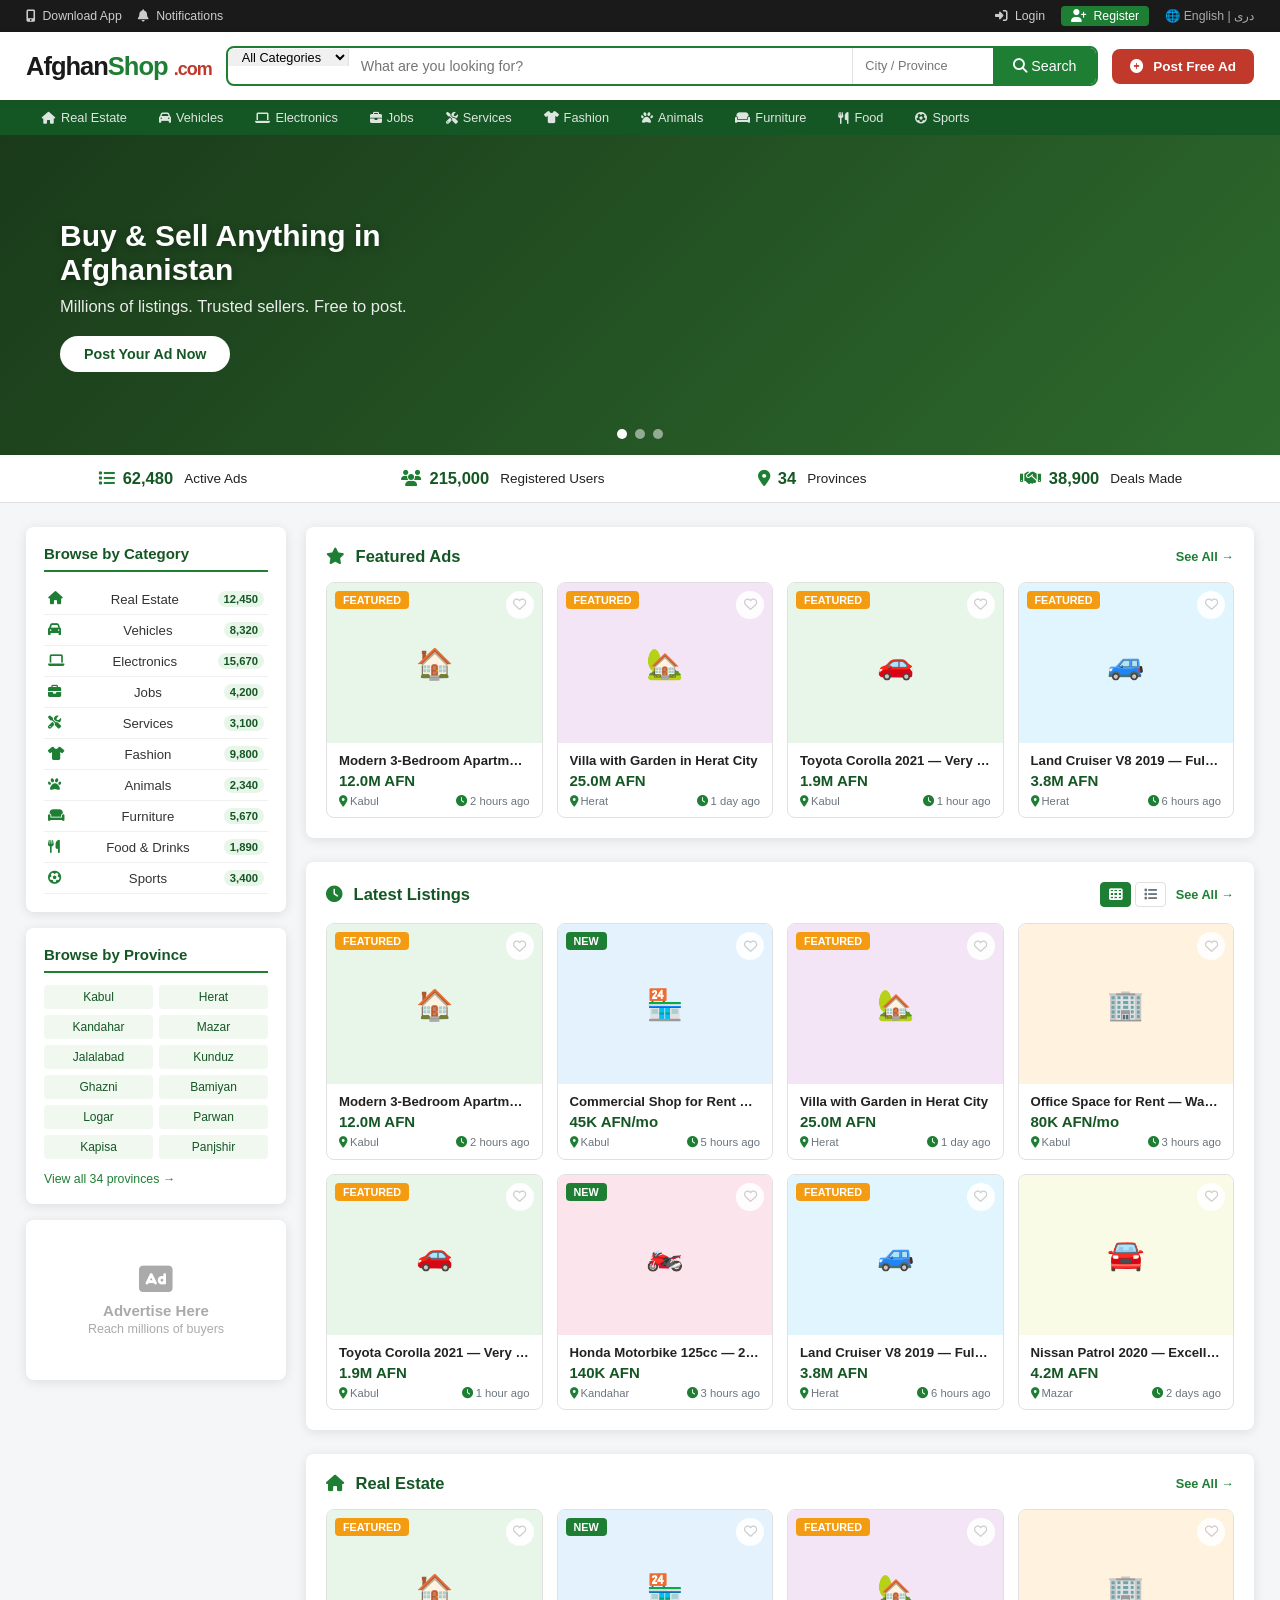
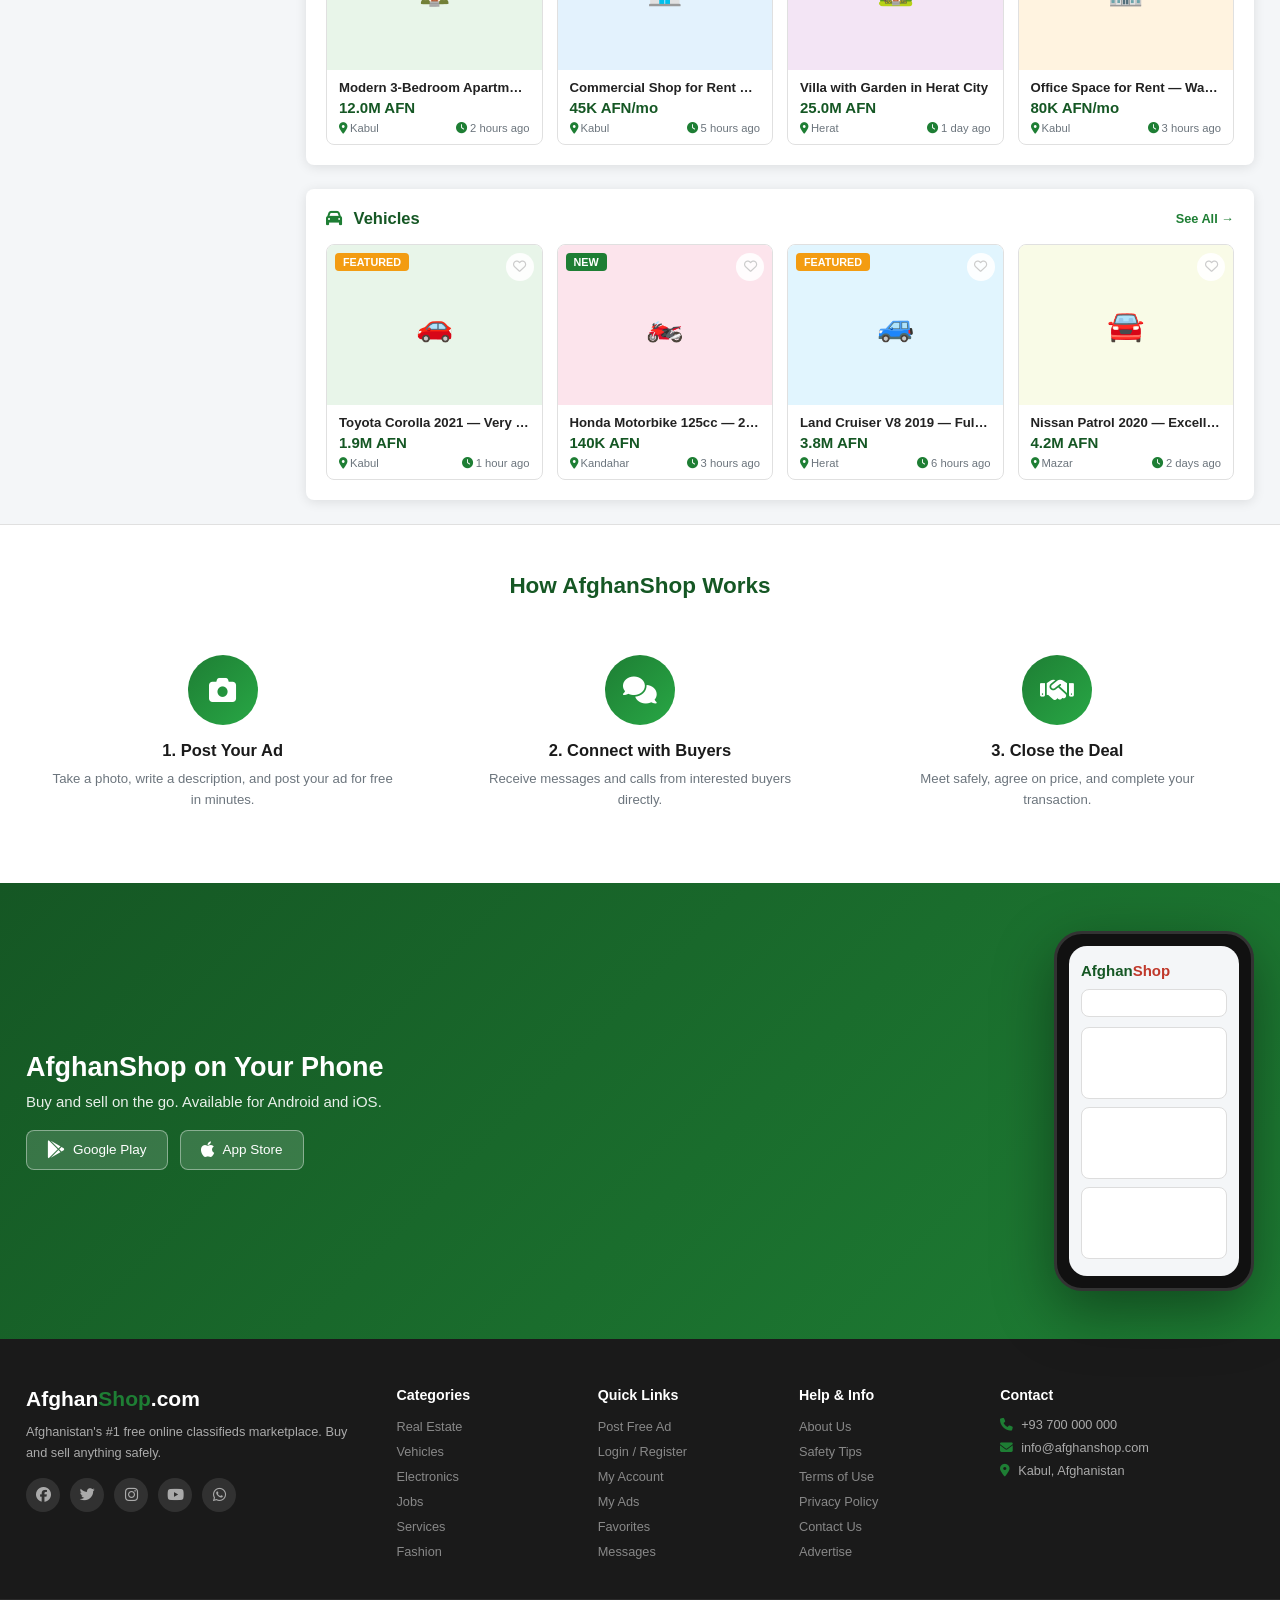
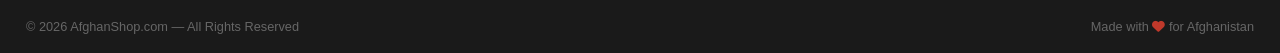
<file: index.html>
<!DOCTYPE html>
<html lang="en">
<head>
  <meta charset="UTF-8" />
  <meta name="viewport" content="width=device-width, initial-scale=1.0" />
  <title>AfghanShop - Afghanistan's #1 Classifieds Marketplace</title>
  <link rel="stylesheet" href="style.css" />
  <link rel="stylesheet" href="https://cdnjs.cloudflare.com/ajax/libs/font-awesome/6.5.0/css/all.min.css" />
</head>
<body>

<!-- TOP BAR -->
<div class="topbar">
  <div class="container topbar-inner">
    <div class="topbar-left">
      <a href="#"><i class="fas fa-mobile-alt"></i> Download App</a>
      <a href="#"><i class="fas fa-bell"></i> Notifications</a>
    </div>
    <div class="topbar-right">
      <a href="login.html"><i class="fas fa-sign-in-alt"></i> Login</a>
      <a href="register.html" class="btn-register"><i class="fas fa-user-plus"></i> Register</a>
      <span class="lang-toggle" onclick="toggleLang()">🌐 English | دری</span>
    </div>
  </div>
</div>

<!-- HEADER -->
<header class="header">
  <div class="container header-inner">
    <a href="index.html" class="logo">
      <span class="logo-afghan">Afghan</span><span class="logo-shop">Shop</span>
      <span class="logo-dot">.com</span>
    </a>

    <div class="search-bar">
      <div class="search-cat">
        <select>
          <option>All Categories</option>
          <option>Real Estate</option>
          <option>Vehicles</option>
          <option>Electronics</option>
          <option>Jobs</option>
          <option>Services</option>
          <option>Fashion</option>
          <option>Animals</option>
        </select>
      </div>
      <input type="text" placeholder="What are you looking for?" class="search-input" id="searchInput" />
      <div class="search-loc">
        <input type="text" placeholder="City / Province" id="locationInput" />
      </div>
      <button class="search-btn" onclick="doSearch()"><i class="fas fa-search"></i> Search</button>
    </div>

    <a href="post-ad.html" class="btn-post-ad">
      <i class="fas fa-plus-circle"></i> Post Free Ad
    </a>
  </div>
</header>

<!-- CATEGORY NAV -->
<nav class="cat-nav">
  <div class="container cat-nav-inner">
    <a href="listings.html?cat=real-estate" class="cat-link"><i class="fas fa-home"></i> Real Estate</a>
    <a href="listings.html?cat=vehicles" class="cat-link"><i class="fas fa-car"></i> Vehicles</a>
    <a href="listings.html?cat=electronics" class="cat-link"><i class="fas fa-laptop"></i> Electronics</a>
    <a href="listings.html?cat=jobs" class="cat-link"><i class="fas fa-briefcase"></i> Jobs</a>
    <a href="listings.html?cat=services" class="cat-link"><i class="fas fa-tools"></i> Services</a>
    <a href="listings.html?cat=fashion" class="cat-link"><i class="fas fa-tshirt"></i> Fashion</a>
    <a href="listings.html?cat=animals" class="cat-link"><i class="fas fa-paw"></i> Animals</a>
    <a href="listings.html?cat=furniture" class="cat-link"><i class="fas fa-couch"></i> Furniture</a>
    <a href="listings.html?cat=food" class="cat-link"><i class="fas fa-utensils"></i> Food</a>
    <a href="listings.html?cat=sports" class="cat-link"><i class="fas fa-futbol"></i> Sports</a>
  </div>
</nav>

<!-- HERO BANNER -->
<section class="hero-banner">
  <div class="hero-slides" id="heroSlides">
    <div class="hero-slide active" style="background: linear-gradient(135deg,#1a3a1a,#2d6a2d);">
      <div class="hero-content">
        <h2>Buy & Sell Anything in Afghanistan</h2>
        <p>Millions of listings. Trusted sellers. Free to post.</p>
        <a href="post-ad.html" class="btn-hero">Post Your Ad Now</a>
      </div>
    </div>
    <div class="hero-slide" style="background: linear-gradient(135deg,#8b1a1a,#c0392b);">
      <div class="hero-content">
        <h2>Find Your Dream Home</h2>
        <p>Thousands of properties across all 34 provinces.</p>
        <a href="listings.html?cat=real-estate" class="btn-hero">Browse Properties</a>
      </div>
    </div>
    <div class="hero-slide" style="background: linear-gradient(135deg,#1a1a2e,#16213e);">
      <div class="hero-content">
        <h2>New & Used Vehicles</h2>
        <p>Cars, motorcycles, trucks — find the best deals.</p>
        <a href="listings.html?cat=vehicles" class="btn-hero">Browse Vehicles</a>
      </div>
    </div>
  </div>
  <div class="hero-dots">
    <span class="dot active" onclick="goSlide(0)"></span>
    <span class="dot" onclick="goSlide(1)"></span>
    <span class="dot" onclick="goSlide(2)"></span>
  </div>
</section>

<!-- STATS BAR -->
<div class="stats-bar">
  <div class="container stats-inner">
    <div class="stat"><i class="fas fa-list"></i><strong id="stat-ads">0</strong> Active Ads</div>
    <div class="stat"><i class="fas fa-users"></i><strong id="stat-users">0</strong> Registered Users</div>
    <div class="stat"><i class="fas fa-map-marker-alt"></i><strong id="stat-cities">34</strong> Provinces</div>
    <div class="stat"><i class="fas fa-handshake"></i><strong id="stat-deals">0</strong> Deals Made</div>
  </div>
</div>

<!-- MAIN CONTENT -->
<main class="main-content">
  <div class="container main-grid">

    <!-- LEFT SIDEBAR -->
    <aside class="sidebar">
      <div class="sidebar-box">
        <h3>Browse by Category</h3>
        <ul class="sidebar-cats">
          <li><a href="listings.html?cat=real-estate"><i class="fas fa-home"></i> Real Estate <span class="count">12,450</span></a></li>
          <li><a href="listings.html?cat=vehicles"><i class="fas fa-car"></i> Vehicles <span class="count">8,320</span></a></li>
          <li><a href="listings.html?cat=electronics"><i class="fas fa-laptop"></i> Electronics <span class="count">15,670</span></a></li>
          <li><a href="listings.html?cat=jobs"><i class="fas fa-briefcase"></i> Jobs <span class="count">4,200</span></a></li>
          <li><a href="listings.html?cat=services"><i class="fas fa-tools"></i> Services <span class="count">3,100</span></a></li>
          <li><a href="listings.html?cat=fashion"><i class="fas fa-tshirt"></i> Fashion <span class="count">9,800</span></a></li>
          <li><a href="listings.html?cat=animals"><i class="fas fa-paw"></i> Animals <span class="count">2,340</span></a></li>
          <li><a href="listings.html?cat=furniture"><i class="fas fa-couch"></i> Furniture <span class="count">5,670</span></a></li>
          <li><a href="listings.html?cat=food"><i class="fas fa-utensils"></i> Food & Drinks <span class="count">1,890</span></a></li>
          <li><a href="listings.html?cat=sports"><i class="fas fa-futbol"></i> Sports <span class="count">3,400</span></a></li>
        </ul>
      </div>

      <div class="sidebar-box">
        <h3>Browse by Province</h3>
        <div class="province-grid">
          <a href="#">Kabul</a><a href="#">Herat</a><a href="#">Kandahar</a>
          <a href="#">Mazar</a><a href="#">Jalalabad</a><a href="#">Kunduz</a>
          <a href="#">Ghazni</a><a href="#">Bamiyan</a><a href="#">Logar</a>
          <a href="#">Parwan</a><a href="#">Kapisa</a><a href="#">Panjshir</a>
        </div>
        <a href="#" class="see-all-link">View all 34 provinces →</a>
      </div>

      <div class="sidebar-box sidebar-ad">
        <div class="ad-placeholder">
          <i class="fas fa-ad"></i>
          <p>Advertise Here</p>
          <small>Reach millions of buyers</small>
        </div>
      </div>
    </aside>

    <!-- LISTINGS AREA -->
    <div class="listings-area">

      <!-- FEATURED ADS -->
      <section class="section">
        <div class="section-header">
          <h2><i class="fas fa-star"></i> Featured Ads</h2>
          <a href="listings.html?type=featured" class="see-all">See All →</a>
        </div>
        <div class="listings-grid" id="featuredGrid">
          <!-- JS will populate -->
        </div>
      </section>

      <!-- RECENT ADS -->
      <section class="section">
        <div class="section-header">
          <h2><i class="fas fa-clock"></i> Latest Listings</h2>
          <div class="view-toggle">
            <button class="view-btn active" onclick="setView('grid','latestGrid',this)"><i class="fas fa-th"></i></button>
            <button class="view-btn" onclick="setView('list','latestGrid',this)"><i class="fas fa-list"></i></button>
          </div>
          <a href="listings.html" class="see-all">See All →</a>
        </div>
        <div class="listings-grid" id="latestGrid">
          <!-- JS will populate -->
        </div>
      </section>

      <!-- REAL ESTATE SECTION -->
      <section class="section">
        <div class="section-header">
          <h2><i class="fas fa-home"></i> Real Estate</h2>
          <a href="listings.html?cat=real-estate" class="see-all">See All →</a>
        </div>
        <div class="listings-grid" id="realEstateGrid">
          <!-- JS will populate -->
        </div>
      </section>

      <!-- VEHICLES SECTION -->
      <section class="section">
        <div class="section-header">
          <h2><i class="fas fa-car"></i> Vehicles</h2>
          <a href="listings.html?cat=vehicles" class="see-all">See All →</a>
        </div>
        <div class="listings-grid" id="vehiclesGrid">
          <!-- JS will populate -->
        </div>
      </section>

    </div>
  </div>
</main>

<!-- HOW IT WORKS -->
<section class="how-it-works">
  <div class="container">
    <h2 class="section-title">How AfghanShop Works</h2>
    <div class="steps-grid">
      <div class="step">
        <div class="step-icon"><i class="fas fa-camera"></i></div>
        <h3>1. Post Your Ad</h3>
        <p>Take a photo, write a description, and post your ad for free in minutes.</p>
      </div>
      <div class="step">
        <div class="step-icon"><i class="fas fa-comments"></i></div>
        <h3>2. Connect with Buyers</h3>
        <p>Receive messages and calls from interested buyers directly.</p>
      </div>
      <div class="step">
        <div class="step-icon"><i class="fas fa-handshake"></i></div>
        <h3>3. Close the Deal</h3>
        <p>Meet safely, agree on price, and complete your transaction.</p>
      </div>
    </div>
  </div>
</section>

<!-- MOBILE APP BANNER -->
<section class="app-banner">
  <div class="container app-banner-inner">
    <div class="app-text">
      <h2>AfghanShop on Your Phone</h2>
      <p>Buy and sell on the go. Available for Android and iOS.</p>
      <div class="app-btns">
        <a href="#" class="app-btn"><i class="fab fa-google-play"></i> Google Play</a>
        <a href="#" class="app-btn"><i class="fab fa-apple"></i> App Store</a>
      </div>
    </div>
    <div class="app-phone">
      <div class="phone-mockup">
        <div class="phone-screen">
          <div class="phone-logo">Afghan<span>Shop</span></div>
          <div class="phone-search-bar"></div>
          <div class="phone-cards">
            <div class="phone-card"></div>
            <div class="phone-card"></div>
            <div class="phone-card"></div>
          </div>
        </div>
      </div>
    </div>
  </div>
</section>

<!-- FOOTER -->
<footer class="footer">
  <div class="container footer-grid">
    <div class="footer-col">
      <div class="footer-logo">Afghan<span>Shop</span>.com</div>
      <p>Afghanistan's #1 free online classifieds marketplace. Buy and sell anything safely.</p>
      <div class="social-links">
        <a href="#"><i class="fab fa-facebook"></i></a>
        <a href="#"><i class="fab fa-twitter"></i></a>
        <a href="#"><i class="fab fa-instagram"></i></a>
        <a href="#"><i class="fab fa-youtube"></i></a>
        <a href="#"><i class="fab fa-whatsapp"></i></a>
      </div>
    </div>
    <div class="footer-col">
      <h4>Categories</h4>
      <ul>
        <li><a href="#">Real Estate</a></li>
        <li><a href="#">Vehicles</a></li>
        <li><a href="#">Electronics</a></li>
        <li><a href="#">Jobs</a></li>
        <li><a href="#">Services</a></li>
        <li><a href="#">Fashion</a></li>
      </ul>
    </div>
    <div class="footer-col">
      <h4>Quick Links</h4>
      <ul>
        <li><a href="#">Post Free Ad</a></li>
        <li><a href="#">Login / Register</a></li>
        <li><a href="#">My Account</a></li>
        <li><a href="#">My Ads</a></li>
        <li><a href="#">Favorites</a></li>
        <li><a href="#">Messages</a></li>
      </ul>
    </div>
    <div class="footer-col">
      <h4>Help & Info</h4>
      <ul>
        <li><a href="#">About Us</a></li>
        <li><a href="#">Safety Tips</a></li>
        <li><a href="#">Terms of Use</a></li>
        <li><a href="#">Privacy Policy</a></li>
        <li><a href="#">Contact Us</a></li>
        <li><a href="#">Advertise</a></li>
      </ul>
    </div>
    <div class="footer-col">
      <h4>Contact</h4>
      <ul class="contact-list">
        <li><i class="fas fa-phone"></i> +93 700 000 000</li>
        <li><i class="fas fa-envelope"></i> info@afghanshop.com</li>
        <li><i class="fas fa-map-marker-alt"></i> Kabul, Afghanistan</li>
      </ul>
    </div>
  </div>
  <div class="footer-bottom">
    <div class="container">
      <p>© 2026 AfghanShop.com — All Rights Reserved</p>
      <p>Made with <i class="fas fa-heart" style="color:#c0392b"></i> for Afghanistan</p>
    </div>
  </div>
</footer>

<!-- BACK TO TOP -->
<button class="back-to-top" id="backToTop" onclick="window.scrollTo({top:0,behavior:'smooth'})">
  <i class="fas fa-arrow-up"></i>
</button>

<!-- POST AD MODAL (quick post) -->
<div class="modal-overlay" id="quickPostModal" style="display:none">
  <div class="modal">
    <button class="modal-close" onclick="closeModal()">×</button>
    <h2>Post Your Free Ad</h2>
    <form class="post-form" onsubmit="submitAd(event)">
      <label>Category</label>
      <select required>
        <option value="">Select category</option>
        <option>Real Estate</option>
        <option>Vehicles</option>
        <option>Electronics</option>
        <option>Jobs</option>
        <option>Services</option>
        <option>Fashion</option>
      </select>
      <label>Title</label>
      <input type="text" placeholder="e.g. iPhone 14 Pro — like new" required />
      <label>Price (AFN)</label>
      <input type="number" placeholder="0 for free / price negotiable" />
      <label>Province</label>
      <select required>
        <option value="">Select province</option>
        <option>Kabul</option><option>Herat</option><option>Kandahar</option>
        <option>Mazar-i-Sharif</option><option>Jalalabad</option>
      </select>
      <label>Description</label>
      <textarea rows="4" placeholder="Describe your item..." required></textarea>
      <label>Phone Number</label>
      <input type="tel" placeholder="+93 7XX XXX XXX" required />
      <button type="submit" class="btn-submit-ad">Post Ad for Free</button>
    </form>
  </div>
</div>

<script src="app.js"></script>
</body>
</html>
</file>
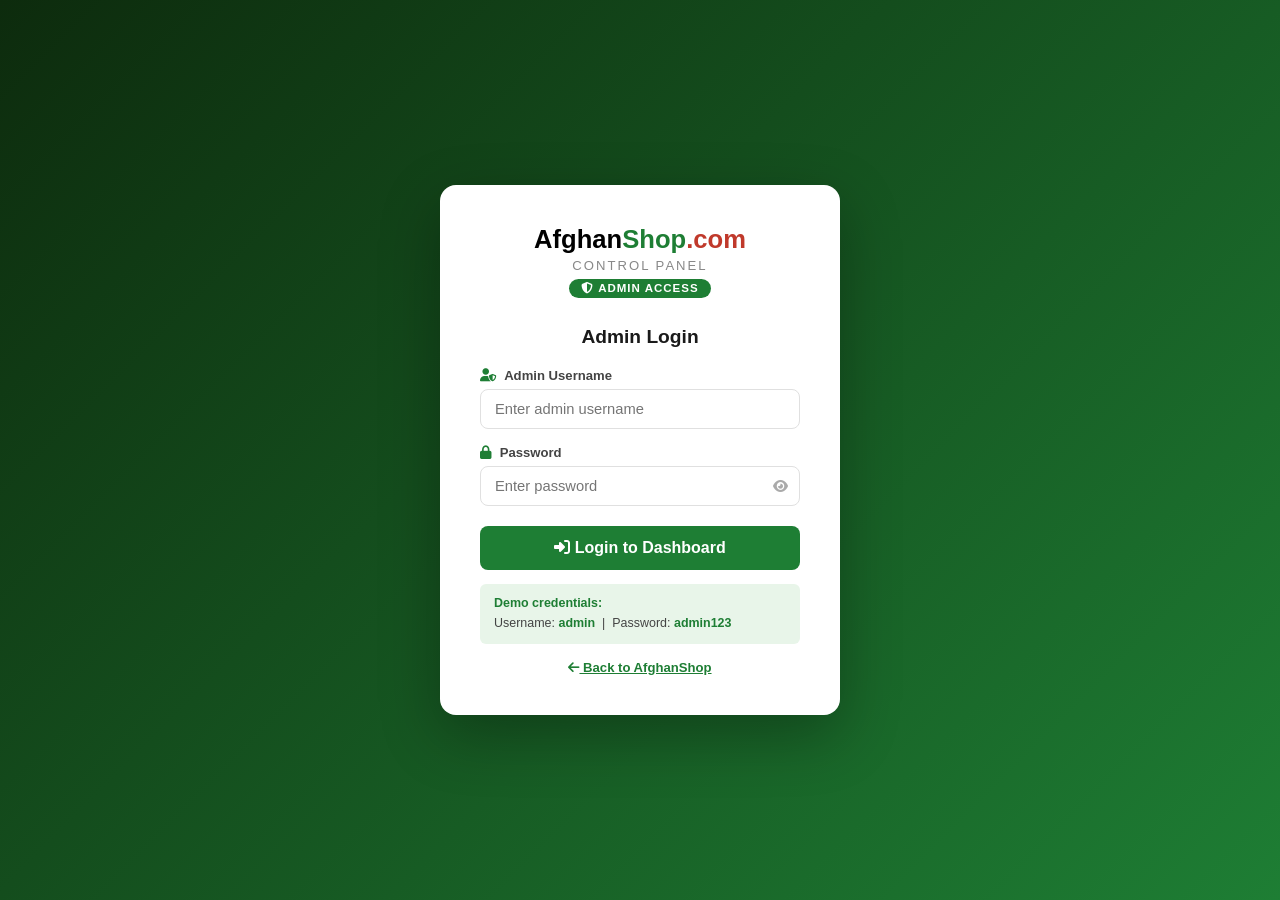
<file: admin-login.html>
<!DOCTYPE html>
<html lang="en">
<head>
  <meta charset="UTF-8" />
  <meta name="viewport" content="width=device-width, initial-scale=1.0" />
  <title>Admin Login — AfghanShop</title>
  <link rel="stylesheet" href="https://cdnjs.cloudflare.com/ajax/libs/font-awesome/6.5.0/css/all.min.css" />
  <style>
    *, *::before, *::after { box-sizing: border-box; margin: 0; padding: 0; }
    body { font-family: 'Segoe UI', Arial, sans-serif; background: linear-gradient(135deg, #0d2b0d, #1e7e34); min-height: 100vh; display: flex; align-items: center; justify-content: center; padding: 20px; }
    .login-box { background: #fff; border-radius: 16px; padding: 40px; width: 100%; max-width: 400px; box-shadow: 0 20px 60px rgba(0,0,0,.3); }
    .admin-logo { text-align: center; margin-bottom: 28px; }
    .admin-logo .logo-text { font-size: 1.6rem; font-weight: 900; }
    .admin-logo .logo-text span { color: #1e7e34; }
    .admin-logo .logo-text em { color: #c0392b; font-style: normal; }
    .admin-logo p { color: #888; font-size: .82rem; margin-top: 4px; letter-spacing: 2px; text-transform: uppercase; }
    .admin-badge { background: #1e7e34; color: #fff; display: inline-block; padding: 3px 12px; border-radius: 20px; font-size: .72rem; font-weight: 700; letter-spacing: 1px; margin-top: 6px; }
    h2 { font-size: 1.2rem; font-weight: 800; color: #1a1a1a; margin-bottom: 20px; text-align: center; }
    .form-group { margin-bottom: 16px; }
    .form-group label { display: block; font-size: .82rem; font-weight: 600; color: #444; margin-bottom: 6px; }
    .form-group label i { color: #1e7e34; margin-right: 5px; }
    .form-group input { width: 100%; border: 1.5px solid #e0e0e0; border-radius: 8px; padding: 11px 14px; font-size: .92rem; outline: none; transition: border .2s; }
    .form-group input:focus { border-color: #1e7e34; }
    .pw-wrap { position: relative; }
    .pw-wrap input { padding-right: 42px; }
    .pw-toggle { position: absolute; right: 12px; top: 50%; transform: translateY(-50%); background: none; border: none; cursor: pointer; color: #aaa; }
    .err-msg { background: #fdecea; border: 1px solid #f5c6cb; color: #c0392b; border-radius: 6px; padding: 10px 14px; font-size: .82rem; margin-bottom: 14px; display: none; }
    .err-msg.show { display: block; }
    .btn-login { width: 100%; background: #1e7e34; color: #fff; border: none; border-radius: 8px; padding: 13px; font-size: 1rem; font-weight: 700; cursor: pointer; transition: background .2s; margin-top: 4px; }
    .btn-login:hover { background: #155724; }
    .back-link { text-align: center; margin-top: 16px; font-size: .82rem; color: #888; }
    .back-link a { color: #1e7e34; font-weight: 600; }
    .hint { background: #e8f5e9; border-radius: 6px; padding: 10px 14px; font-size: .78rem; color: #444; margin-top: 14px; line-height: 1.6; }
    .hint strong { color: #1e7e34; }
  </style>
</head>
<body>
  <div class="login-box">
    <div class="admin-logo">
      <div class="logo-text">Afghan<span>Shop</span><em>.com</em></div>
      <p>Control Panel</p>
      <span class="admin-badge"><i class="fas fa-shield-alt"></i> ADMIN ACCESS</span>
    </div>
    <h2>Admin Login</h2>
    <div class="err-msg" id="errMsg"><i class="fas fa-exclamation-circle"></i> Invalid username or password.</div>
    <form onsubmit="doLogin(event)">
      <div class="form-group">
        <label><i class="fas fa-user-shield"></i> Admin Username</label>
        <input type="text" id="adminUser" placeholder="Enter admin username" required />
      </div>
      <div class="form-group">
        <label><i class="fas fa-lock"></i> Password</label>
        <div class="pw-wrap">
          <input type="password" id="adminPw" placeholder="Enter password" required />
          <button type="button" class="pw-toggle" onclick="togglePw()"><i class="fas fa-eye" id="eyeIco"></i></button>
        </div>
      </div>
      <button type="submit" class="btn-login"><i class="fas fa-sign-in-alt"></i> Login to Dashboard</button>
    </form>
    <div class="hint">
      <strong>Demo credentials:</strong><br>
      Username: <strong>admin</strong> &nbsp;|&nbsp; Password: <strong>admin123</strong>
    </div>
    <div class="back-link"><a href="index.html"><i class="fas fa-arrow-left"></i> Back to AfghanShop</a></div>
  </div>
  <script>
    function doLogin(e) {
      e.preventDefault();
      const u = document.getElementById('adminUser').value.trim();
      const p = document.getElementById('adminPw').value;
      if (u === 'admin' && p === 'admin123') {
        sessionStorage.setItem('as_admin', '1');
        window.location.href = 'admin.html';
      } else {
        document.getElementById('errMsg').classList.add('show');
      }
    }
    function togglePw() {
      const inp = document.getElementById('adminPw');
      const ico = document.getElementById('eyeIco');
      inp.type = inp.type === 'password' ? 'text' : 'password';
      ico.className = inp.type === 'password' ? 'fas fa-eye' : 'fas fa-eye-slash';
    }
  </script>
</body>
</html>
</file>
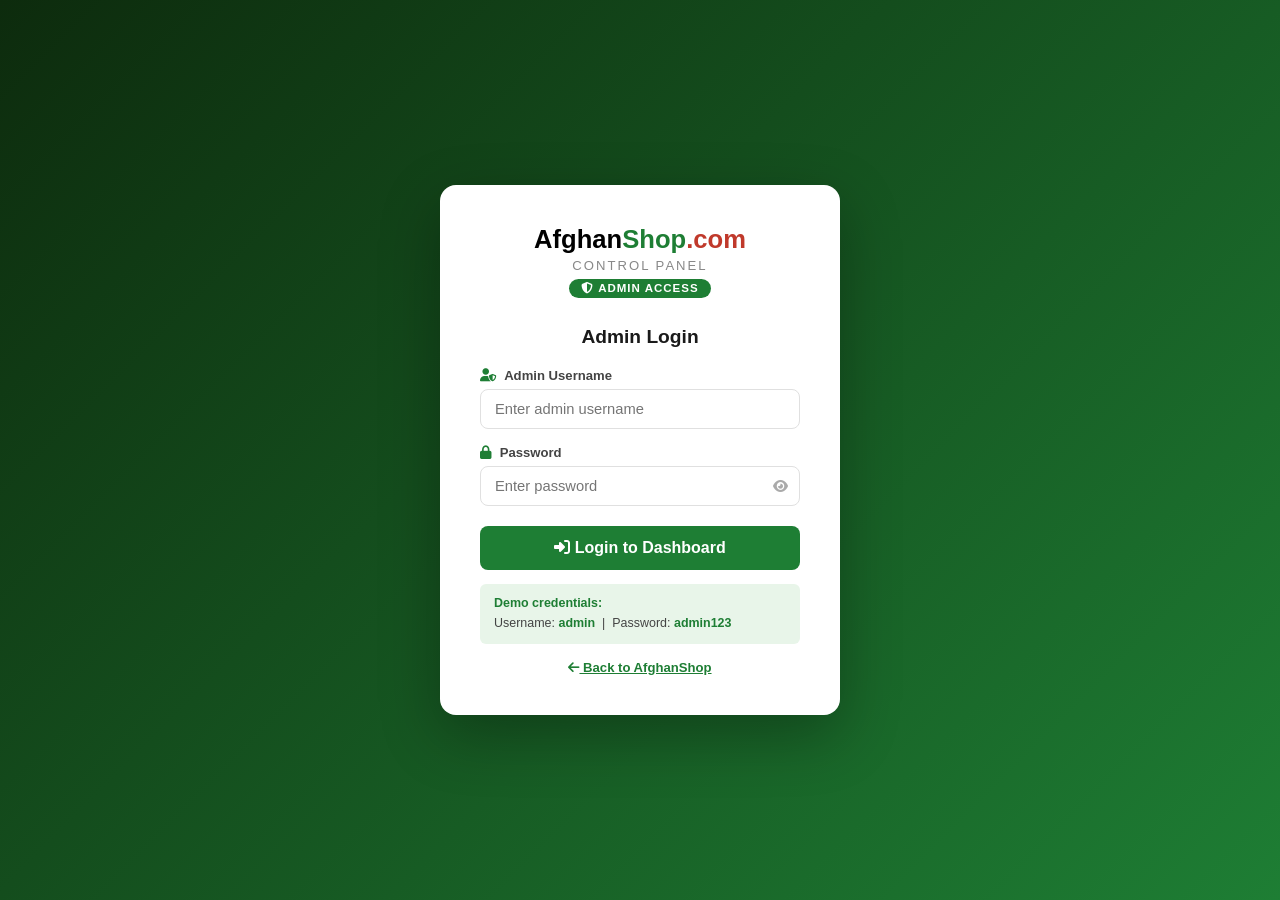
<file: admin.html>
<!DOCTYPE html>
<html lang="en">
<head>
  <meta charset="UTF-8" />
  <meta name="viewport" content="width=device-width, initial-scale=1.0" />
  <title>Admin Dashboard — AfghanShop</title>
  <link rel="stylesheet" href="https://cdnjs.cloudflare.com/ajax/libs/font-awesome/6.5.0/css/all.min.css" />
  <link rel="stylesheet" href="admin.css" />
</head>
<body>

<!-- SIDEBAR -->
<aside class="sidebar" id="sidebar">
  <div class="sidebar-logo">
    <span>Afghan<em>Shop</em></span>
    <small>Admin Panel</small>
  </div>
  <nav class="sidebar-nav">
    <div class="nav-section">MAIN</div>
    <a href="#" class="nav-item active" onclick="showPage('dashboard',this)"><i class="fas fa-th-large"></i> Dashboard</a>
    <a href="#" class="nav-item" onclick="showPage('listings',this)"><i class="fas fa-list"></i> All Listings <span class="nav-badge">248</span></a>
    <a href="#" class="nav-item" onclick="showPage('pending',this)"><i class="fas fa-clock"></i> Pending Approval <span class="nav-badge red">18</span></a>
    <a href="#" class="nav-item" onclick="showPage('users',this)"><i class="fas fa-users"></i> Users</a>
    <a href="#" class="nav-item" onclick="showPage('reports',this)"><i class="fas fa-flag"></i> Reports <span class="nav-badge red">5</span></a>

    <div class="nav-section">CONTENT</div>
    <a href="#" class="nav-item" onclick="showPage('categories',this)"><i class="fas fa-tags"></i> Categories</a>
    <a href="#" class="nav-item" onclick="showPage('banners',this)"><i class="fas fa-images"></i> Banners</a>
    <a href="#" class="nav-item" onclick="showPage('featured',this)"><i class="fas fa-star"></i> Featured Ads</a>

    <div class="nav-section">ANALYTICS</div>
    <a href="#" class="nav-item" onclick="showPage('analytics',this)"><i class="fas fa-chart-bar"></i> Analytics</a>
    <a href="#" class="nav-item" onclick="showPage('revenue',this)"><i class="fas fa-money-bill-wave"></i> Revenue</a>

    <div class="nav-section">SETTINGS</div>
    <a href="#" class="nav-item" onclick="showPage('settings',this)"><i class="fas fa-cog"></i> Site Settings</a>
    <a href="#" class="nav-item" onclick="showPage('admins',this)"><i class="fas fa-user-shield"></i> Admin Users</a>
    <a href="index.html" class="nav-item" target="_blank"><i class="fas fa-external-link-alt"></i> View Website</a>
    <a href="admin-login.html" class="nav-item logout" onclick="logout()"><i class="fas fa-sign-out-alt"></i> Logout</a>
  </nav>
</aside>

<!-- MAIN -->
<div class="main-wrap">

  <!-- TOP BAR -->
  <header class="topbar">
    <button class="hamburger" onclick="toggleSidebar()"><i class="fas fa-bars"></i></button>
    <div class="topbar-title" id="pageTitle">Dashboard</div>
    <div class="topbar-right">
      <button class="icon-btn" title="Notifications" onclick="showToast('You have 5 new reports')"><i class="fas fa-bell"></i><span class="dot-badge">5</span></button>
      <button class="icon-btn" title="Messages" onclick="showToast('3 new messages')"><i class="fas fa-envelope"></i><span class="dot-badge">3</span></button>
      <div class="admin-avatar" title="Admin">A</div>
      <div class="admin-info">
        <strong>Admin</strong>
        <small>Super Admin</small>
      </div>
    </div>
  </header>

  <!-- PAGES -->
  <div class="content" id="content">

    <!-- ===== DASHBOARD ===== -->
    <div class="page active" id="page-dashboard">
      <div class="page-header">
        <h1>Dashboard Overview</h1>
        <span class="date-badge"><i class="fas fa-calendar"></i> Today, May 6 2026</span>
      </div>

      <!-- STAT CARDS -->
      <div class="stats-grid">
        <div class="stat-card green">
          <div class="stat-icon"><i class="fas fa-list"></i></div>
          <div class="stat-info">
            <div class="stat-num" data-target="62480">0</div>
            <div class="stat-label">Total Listings</div>
            <div class="stat-change up"><i class="fas fa-arrow-up"></i> +124 today</div>
          </div>
        </div>
        <div class="stat-card blue">
          <div class="stat-icon"><i class="fas fa-users"></i></div>
          <div class="stat-info">
            <div class="stat-num" data-target="215340">0</div>
            <div class="stat-label">Total Users</div>
            <div class="stat-change up"><i class="fas fa-arrow-up"></i> +38 today</div>
          </div>
        </div>
        <div class="stat-card orange">
          <div class="stat-icon"><i class="fas fa-clock"></i></div>
          <div class="stat-info">
            <div class="stat-num" data-target="18">0</div>
            <div class="stat-label">Pending Approval</div>
            <div class="stat-change down"><i class="fas fa-arrow-down"></i> needs review</div>
          </div>
        </div>
        <div class="stat-card red">
          <div class="stat-icon"><i class="fas fa-flag"></i></div>
          <div class="stat-info">
            <div class="stat-num" data-target="5">0</div>
            <div class="stat-label">New Reports</div>
            <div class="stat-change down"><i class="fas fa-exclamation"></i> action needed</div>
          </div>
        </div>
        <div class="stat-card purple">
          <div class="stat-icon"><i class="fas fa-eye"></i></div>
          <div class="stat-info">
            <div class="stat-num" data-target="84320">0</div>
            <div class="stat-label">Page Views Today</div>
            <div class="stat-change up"><i class="fas fa-arrow-up"></i> +12% vs yesterday</div>
          </div>
        </div>
        <div class="stat-card teal">
          <div class="stat-icon"><i class="fas fa-money-bill-wave"></i></div>
          <div class="stat-info">
            <div class="stat-num" data-prefix="₼" data-target="142000">0</div>
            <div class="stat-label">Revenue (AFN)</div>
            <div class="stat-change up"><i class="fas fa-arrow-up"></i> +8% this month</div>
          </div>
        </div>
      </div>

      <div class="dash-grid">
        <!-- RECENT LISTINGS -->
        <div class="dash-card">
          <div class="dash-card-header">
            <h3><i class="fas fa-list"></i> Recent Listings</h3>
            <button class="btn-sm" onclick="showPage('listings',null)">View All</button>
          </div>
          <table class="admin-table">
            <thead><tr><th>Title</th><th>Category</th><th>User</th><th>Status</th><th>Action</th></tr></thead>
            <tbody id="recentListingsTbody"></tbody>
          </table>
        </div>

        <!-- QUICK STATS -->
        <div class="dash-card">
          <div class="dash-card-header">
            <h3><i class="fas fa-chart-pie"></i> Ads by Category</h3>
          </div>
          <div class="cat-chart" id="catChart"></div>
        </div>
      </div>

      <div class="dash-grid">
        <!-- RECENT USERS -->
        <div class="dash-card">
          <div class="dash-card-header">
            <h3><i class="fas fa-users"></i> New Users</h3>
            <button class="btn-sm" onclick="showPage('users',null)">View All</button>
          </div>
          <table class="admin-table">
            <thead><tr><th>Name</th><th>Province</th><th>Joined</th><th>Ads</th><th>Status</th></tr></thead>
            <tbody id="recentUsersTbody"></tbody>
          </table>
        </div>

        <!-- ACTIVITY FEED -->
        <div class="dash-card">
          <div class="dash-card-header">
            <h3><i class="fas fa-stream"></i> Live Activity</h3>
          </div>
          <div class="activity-feed" id="activityFeed"></div>
        </div>
      </div>
    </div>

    <!-- ===== ALL LISTINGS ===== -->
    <div class="page" id="page-listings">
      <div class="page-header">
        <h1>All Listings</h1>
        <button class="btn-primary" onclick="showToast('Export feature coming soon!')"><i class="fas fa-download"></i> Export CSV</button>
      </div>
      <div class="filter-bar">
        <input type="text" placeholder="Search listings..." class="search-in" id="listSearch" oninput="filterListings()" />
        <select id="listCatFilter" onchange="filterListings()">
          <option value="">All Categories</option>
          <option>Real Estate</option><option>Vehicles</option><option>Electronics</option>
          <option>Jobs</option><option>Services</option><option>Fashion</option>
        </select>
        <select id="listStatusFilter" onchange="filterListings()">
          <option value="">All Status</option>
          <option value="active">Active</option>
          <option value="pending">Pending</option>
          <option value="rejected">Rejected</option>
        </select>
        <select id="listProvinceFilter" onchange="filterListings()">
          <option value="">All Provinces</option>
          <option>Kabul</option><option>Herat</option><option>Kandahar</option><option>Mazar</option>
        </select>
      </div>
      <div class="table-wrap">
        <table class="admin-table full">
          <thead><tr><th><input type="checkbox" onchange="selectAll(this)"></th><th>#</th><th>Title</th><th>Category</th><th>Price</th><th>Province</th><th>User</th><th>Date</th><th>Status</th><th>Actions</th></tr></thead>
          <tbody id="allListingsTbody"></tbody>
        </table>
      </div>
      <div class="table-footer">
        <span id="listCount">Showing 0 listings</span>
        <div class="pagination" id="listPagination"></div>
      </div>
    </div>

    <!-- ===== PENDING ===== -->
    <div class="page" id="page-pending">
      <div class="page-header">
        <h1>Pending Approval</h1>
        <button class="btn-success" onclick="approveAll()"><i class="fas fa-check-double"></i> Approve All</button>
      </div>
      <div class="pending-grid" id="pendingGrid"></div>
    </div>

    <!-- ===== USERS ===== -->
    <div class="page" id="page-users">
      <div class="page-header">
        <h1>User Management</h1>
        <button class="btn-primary" onclick="showToast('Export feature coming soon!')"><i class="fas fa-download"></i> Export CSV</button>
      </div>
      <div class="filter-bar">
        <input type="text" placeholder="Search users..." class="search-in" oninput="filterUsers(this.value)" />
        <select onchange="filterUsers(null,this.value)">
          <option value="">All Provinces</option>
          <option>Kabul</option><option>Herat</option><option>Kandahar</option><option>Mazar</option>
        </select>
        <select onchange="filterUsers(null,null,this.value)">
          <option value="">All Status</option>
          <option value="active">Active</option>
          <option value="banned">Banned</option>
        </select>
      </div>
      <div class="table-wrap">
        <table class="admin-table full">
          <thead><tr><th>#</th><th>Name</th><th>Email</th><th>Phone</th><th>Province</th><th>Joined</th><th>Ads</th><th>Status</th><th>Actions</th></tr></thead>
          <tbody id="usersTbody"></tbody>
        </table>
      </div>
    </div>

    <!-- ===== REPORTS ===== -->
    <div class="page" id="page-reports">
      <div class="page-header"><h1>Reported Listings</h1></div>
      <div class="table-wrap">
        <table class="admin-table full">
          <thead><tr><th>#</th><th>Listing</th><th>Reported By</th><th>Reason</th><th>Date</th><th>Actions</th></tr></thead>
          <tbody id="reportsTbody"></tbody>
        </table>
      </div>
    </div>

    <!-- ===== CATEGORIES ===== -->
    <div class="page" id="page-categories">
      <div class="page-header">
        <h1>Categories</h1>
        <button class="btn-primary" onclick="addCategory()"><i class="fas fa-plus"></i> Add Category</button>
      </div>
      <div class="cat-manager" id="catManager"></div>
    </div>

    <!-- ===== BANNERS ===== -->
    <div class="page" id="page-banners">
      <div class="page-header">
        <h1>Banner Management</h1>
        <button class="btn-primary"><i class="fas fa-plus"></i> Add Banner</button>
      </div>
      <div class="banners-grid" id="bannersGrid"></div>
    </div>

    <!-- ===== FEATURED ===== -->
    <div class="page" id="page-featured">
      <div class="page-header"><h1>Featured Ads</h1></div>
      <div class="table-wrap">
        <table class="admin-table full">
          <thead><tr><th>#</th><th>Title</th><th>User</th><th>Featured From</th><th>Featured Until</th><th>Package</th><th>Actions</th></tr></thead>
          <tbody id="featuredTbody"></tbody>
        </table>
      </div>
    </div>

    <!-- ===== ANALYTICS ===== -->
    <div class="page" id="page-analytics">
      <div class="page-header"><h1>Analytics</h1></div>
      <div class="stats-grid" style="margin-bottom:24px;">
        <div class="stat-card green"><div class="stat-icon"><i class="fas fa-eye"></i></div><div class="stat-info"><div class="stat-num">84,320</div><div class="stat-label">Views Today</div></div></div>
        <div class="stat-card blue"><div class="stat-icon"><i class="fas fa-mouse-pointer"></i></div><div class="stat-info"><div class="stat-num">12,450</div><div class="stat-label">Clicks Today</div></div></div>
        <div class="stat-card orange"><div class="stat-icon"><i class="fas fa-search"></i></div><div class="stat-info"><div class="stat-num">38,200</div><div class="stat-label">Searches Today</div></div></div>
        <div class="stat-card purple"><div class="stat-icon"><i class="fas fa-mobile-alt"></i></div><div class="stat-info"><div class="stat-num">68%</div><div class="stat-label">Mobile Users</div></div></div>
      </div>
      <div class="dash-grid">
        <div class="dash-card">
          <div class="dash-card-header"><h3><i class="fas fa-chart-line"></i> Weekly Visits</h3></div>
          <div class="bar-chart" id="weeklyChart"></div>
        </div>
        <div class="dash-card">
          <div class="dash-card-header"><h3><i class="fas fa-map-marker-alt"></i> Top Provinces</h3></div>
          <div class="province-stats" id="provinceStats"></div>
        </div>
      </div>
    </div>

    <!-- ===== REVENUE ===== -->
    <div class="page" id="page-revenue">
      <div class="page-header"><h1>Revenue</h1></div>
      <div class="stats-grid" style="margin-bottom:24px;">
        <div class="stat-card green"><div class="stat-icon"><i class="fas fa-money-bill-wave"></i></div><div class="stat-info"><div class="stat-num">142,000 AFN</div><div class="stat-label">This Month</div><div class="stat-change up"><i class="fas fa-arrow-up"></i> +8%</div></div></div>
        <div class="stat-card blue"><div class="stat-icon"><i class="fas fa-star"></i></div><div class="stat-info"><div class="stat-num">48,000 AFN</div><div class="stat-label">Featured Ads</div></div></div>
        <div class="stat-card orange"><div class="stat-icon"><i class="fas fa-ad"></i></div><div class="stat-info"><div class="stat-num">94,000 AFN</div><div class="stat-label">Banner Ads</div></div></div>
        <div class="stat-card purple"><div class="stat-icon"><i class="fas fa-crown"></i></div><div class="stat-info"><div class="stat-num">24</div><div class="stat-label">Premium Users</div></div></div>
      </div>
      <div class="dash-card">
        <div class="dash-card-header"><h3><i class="fas fa-receipt"></i> Recent Transactions</h3></div>
        <table class="admin-table full">
          <thead><tr><th>#</th><th>User</th><th>Package</th><th>Amount</th><th>Date</th><th>Status</th></tr></thead>
          <tbody id="revenueTbody"></tbody>
        </table>
      </div>
    </div>

    <!-- ===== SETTINGS ===== -->
    <div class="page" id="page-settings">
      <div class="page-header"><h1>Site Settings</h1></div>
      <div class="settings-grid">
        <div class="dash-card">
          <div class="dash-card-header"><h3><i class="fas fa-globe"></i> General Settings</h3></div>
          <div class="settings-form">
            <div class="sf-group"><label>Site Name</label><input type="text" value="AfghanShop.com" /></div>
            <div class="sf-group"><label>Site Tagline</label><input type="text" value="Afghanistan's #1 Marketplace" /></div>
            <div class="sf-group"><label>Contact Email</label><input type="email" value="info@afghanshop.com" /></div>
            <div class="sf-group"><label>Contact Phone</label><input type="text" value="+93 700 000 000" /></div>
            <div class="sf-group"><label>Default Language</label><select><option>English</option><option>Dari</option><option>Pashto</option></select></div>
            <div class="sf-group"><label>Currency</label><select><option>AFN (Afghani)</option><option>USD</option></select></div>
            <button class="btn-primary" onclick="showToast('Settings saved successfully!')"><i class="fas fa-save"></i> Save Settings</button>
          </div>
        </div>
        <div class="dash-card">
          <div class="dash-card-header"><h3><i class="fas fa-shield-alt"></i> Security Settings</h3></div>
          <div class="settings-form">
            <div class="sf-group"><label>Require Ad Approval</label><div class="toggle-wrap"><input type="checkbox" id="tog1" checked /><label for="tog1" class="toggle"></label><span>Yes</span></div></div>
            <div class="sf-group"><label>Allow Registration</label><div class="toggle-wrap"><input type="checkbox" id="tog2" checked /><label for="tog2" class="toggle"></label><span>Yes</span></div></div>
            <div class="sf-group"><label>Phone Verification</label><div class="toggle-wrap"><input type="checkbox" id="tog3" /><label for="tog3" class="toggle"></label><span>No</span></div></div>
            <div class="sf-group"><label>Max Ads Per User</label><input type="number" value="20" /></div>
            <div class="sf-group"><label>Ad Expiry (days)</label><input type="number" value="30" /></div>
            <div class="sf-group"><label>Admin Password</label><input type="password" placeholder="New password" /></div>
            <button class="btn-primary" onclick="showToast('Security settings saved!')"><i class="fas fa-save"></i> Save Settings</button>
          </div>
        </div>
        <div class="dash-card">
          <div class="dash-card-header"><h3><i class="fas fa-envelope"></i> Email & Notifications</h3></div>
          <div class="settings-form">
            <div class="sf-group"><label>New Ad Alert</label><div class="toggle-wrap"><input type="checkbox" id="tog4" checked /><label for="tog4" class="toggle"></label><span>On</span></div></div>
            <div class="sf-group"><label>New User Alert</label><div class="toggle-wrap"><input type="checkbox" id="tog5" checked /><label for="tog5" class="toggle"></label><span>On</span></div></div>
            <div class="sf-group"><label>Report Alert</label><div class="toggle-wrap"><input type="checkbox" id="tog6" checked /><label for="tog6" class="toggle"></label><span>On</span></div></div>
            <div class="sf-group"><label>SMTP Host</label><input type="text" value="smtp.gmail.com" /></div>
            <div class="sf-group"><label>SMTP Email</label><input type="email" value="noreply@afghanshop.com" /></div>
            <button class="btn-primary" onclick="showToast('Email settings saved!')"><i class="fas fa-save"></i> Save Settings</button>
          </div>
        </div>
      </div>
    </div>

    <!-- ===== ADMINS ===== -->
    <div class="page" id="page-admins">
      <div class="page-header">
        <h1>Admin Users</h1>
        <button class="btn-primary" onclick="showToast('Add admin feature coming soon!')"><i class="fas fa-plus"></i> Add Admin</button>
      </div>
      <div class="table-wrap">
        <table class="admin-table full">
          <thead><tr><th>#</th><th>Name</th><th>Email</th><th>Role</th><th>Last Login</th><th>Status</th><th>Actions</th></tr></thead>
          <tbody>
            <tr><td>1</td><td><div class="user-cell"><div class="u-avatar" style="background:#1e7e34">A</div><div><strong>Admin</strong><small>Super Admin</small></div></div></td><td>admin@afghanshop.com</td><td><span class="badge-role super">Super Admin</span></td><td>Just now</td><td><span class="status-badge active">Active</span></td><td><button class="act-btn edit" onclick="showToast('Edit admin')"><i class="fas fa-edit"></i></button></td></tr>
            <tr><td>2</td><td><div class="user-cell"><div class="u-avatar" style="background:#2196f3">M</div><div><strong>Mohammad</strong><small>Moderator</small></div></div></td><td>mod@afghanshop.com</td><td><span class="badge-role mod">Moderator</span></td><td>2 hours ago</td><td><span class="status-badge active">Active</span></td><td><button class="act-btn edit" onclick="showToast('Edit moderator')"><i class="fas fa-edit"></i></button><button class="act-btn del" onclick="showToast('Remove moderator?')"><i class="fas fa-trash"></i></button></td></tr>
          </tbody>
        </table>
      </div>
    </div>

  </div><!-- end content -->
</div><!-- end main-wrap -->

<!-- CONFIRMATION MODAL -->
<div class="modal-overlay" id="confirmModal" style="display:none">
  <div class="modal-box">
    <div class="modal-icon" id="modalIcon"></div>
    <h3 id="modalTitle">Are you sure?</h3>
    <p id="modalMsg"></p>
    <div class="modal-btns">
      <button class="btn-cancel" onclick="closeConfirm()">Cancel</button>
      <button class="btn-confirm" id="confirmBtn">Confirm</button>
    </div>
  </div>
</div>

<div class="toast" id="adminToast"></div>

<script src="admin.js"></script>
</body>
</html>
</file>
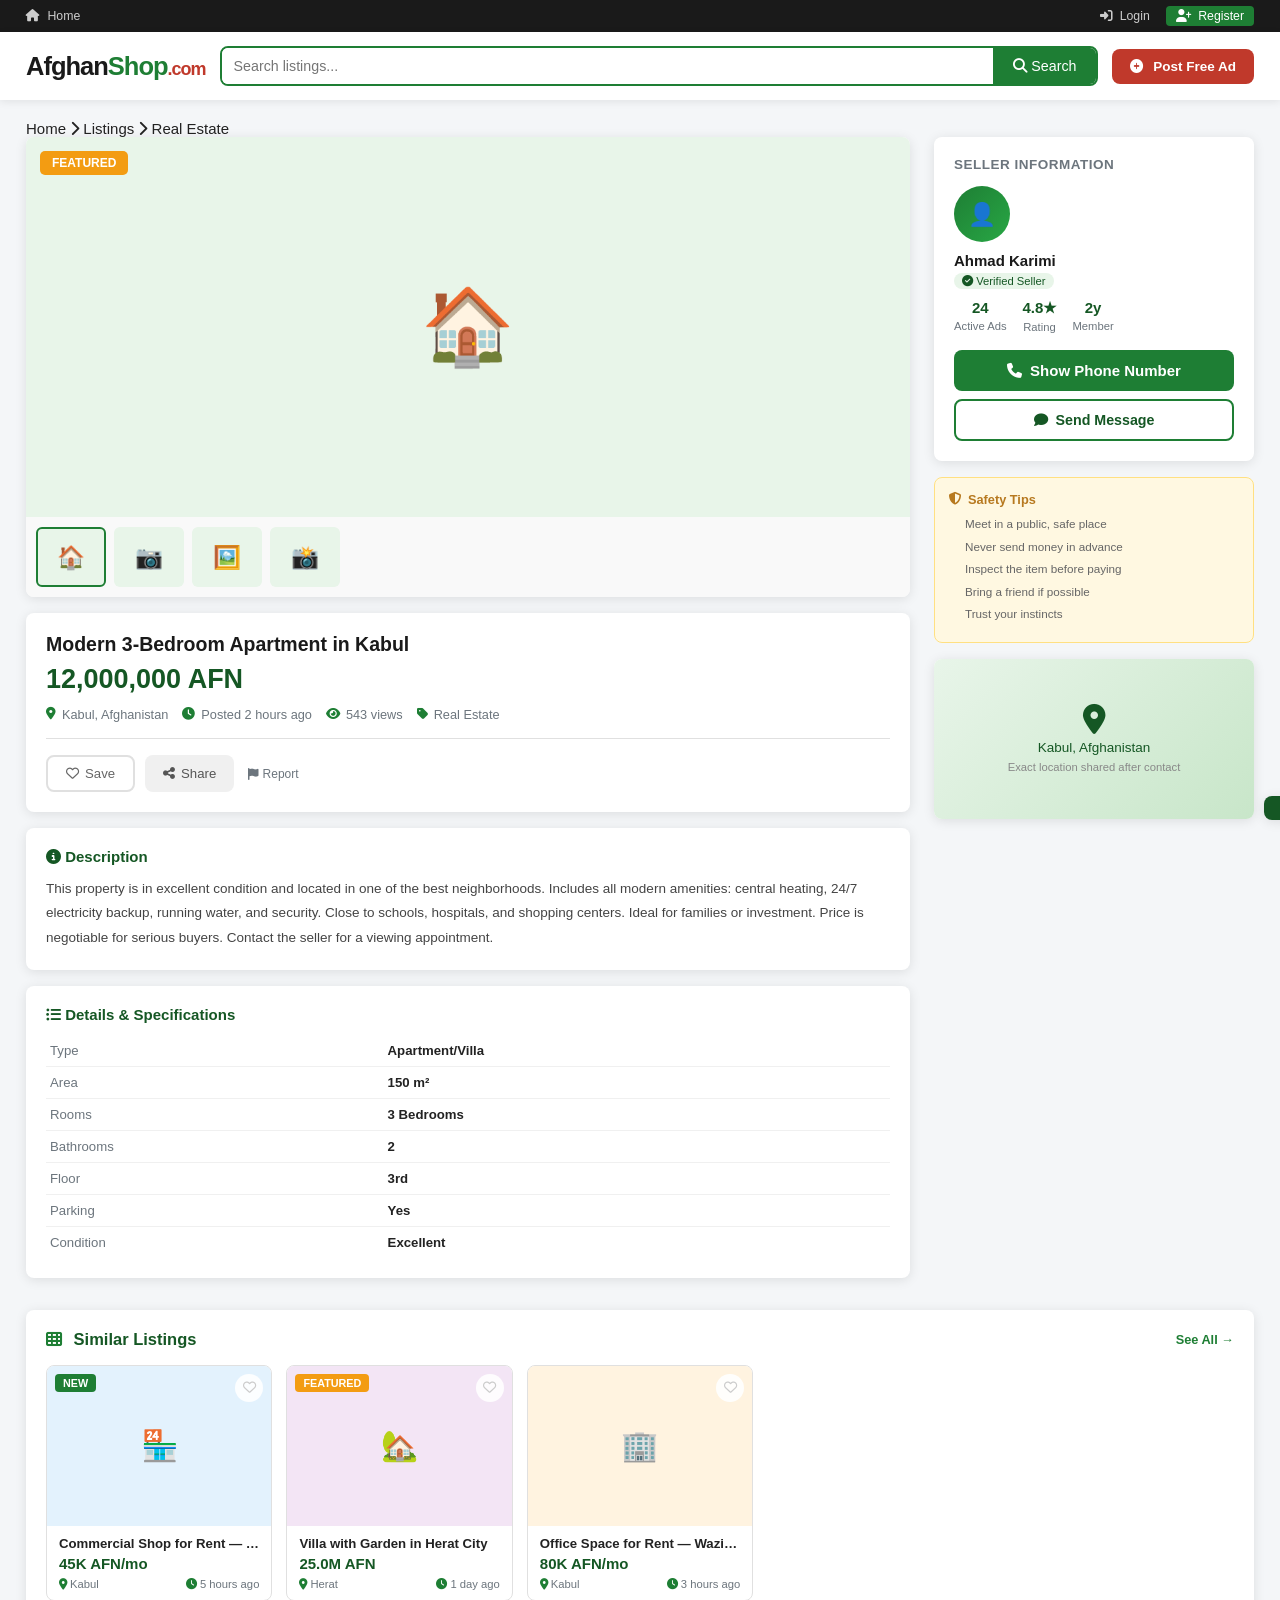
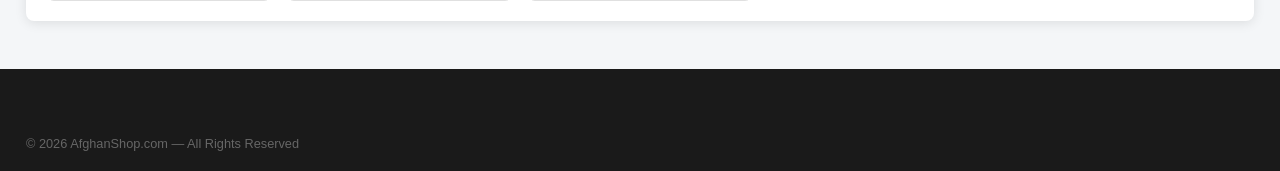
<file: listing.html>
<!DOCTYPE html>
<html lang="en">
<head>
  <meta charset="UTF-8" />
  <meta name="viewport" content="width=device-width, initial-scale=1.0" />
  <title>Listing Detail — AfghanShop</title>
  <link rel="stylesheet" href="style.css" />
  <link rel="stylesheet" href="listing.css" />
  <link rel="stylesheet" href="https://cdnjs.cloudflare.com/ajax/libs/font-awesome/6.5.0/css/all.min.css" />
</head>
<body>

<div class="topbar">
  <div class="container topbar-inner">
    <div class="topbar-left"><a href="index.html"><i class="fas fa-home"></i> Home</a></div>
    <div class="topbar-right">
      <a href="login.html"><i class="fas fa-sign-in-alt"></i> Login</a>
      <a href="register.html" class="btn-register"><i class="fas fa-user-plus"></i> Register</a>
    </div>
  </div>
</div>

<header class="header">
  <div class="container header-inner">
    <a href="index.html" class="logo">
      <span class="logo-afghan">Afghan</span><span class="logo-shop">Shop</span><span class="logo-dot">.com</span>
    </a>
    <div class="search-bar">
      <input type="text" placeholder="Search listings..." class="search-input" id="searchInput" />
      <button class="search-btn" onclick="window.location.href='listings.html?q='+encodeURIComponent(document.getElementById('searchInput').value)"><i class="fas fa-search"></i> Search</button>
    </div>
    <a href="index.html" class="btn-post-ad"><i class="fas fa-plus-circle"></i> Post Free Ad</a>
  </div>
</header>

<div class="listing-detail-page">
  <div class="container">
    <div class="breadcrumb" id="detailBreadcrumb">
      <a href="index.html">Home</a> <i class="fas fa-chevron-right"></i>
      <a href="listings.html">Listings</a> <i class="fas fa-chevron-right"></i>
      <span id="detailCat">—</span>
    </div>

    <div class="detail-grid" id="detailGrid">
      <!-- Populated by JS -->
    </div>

    <section class="related-section">
      <div class="section-header">
        <h2><i class="fas fa-th"></i> Similar Listings</h2>
        <a href="listings.html" class="see-all">See All →</a>
      </div>
      <div class="listings-grid" id="relatedGrid"></div>
    </section>
  </div>
</div>

<footer class="footer">
  <div class="footer-bottom" style="border-top:none;">
    <div class="container">
      <p>© 2026 AfghanShop.com — All Rights Reserved</p>
    </div>
  </div>
</footer>

<div class="toast" id="globalToast"></div>
<button class="back-to-top" id="backToTop" onclick="window.scrollTo({top:0,behavior:'smooth'})"><i class="fas fa-arrow-up"></i></button>

<script src="app.js"></script>
<script src="listing.js"></script>
</body>
</html>
</file>
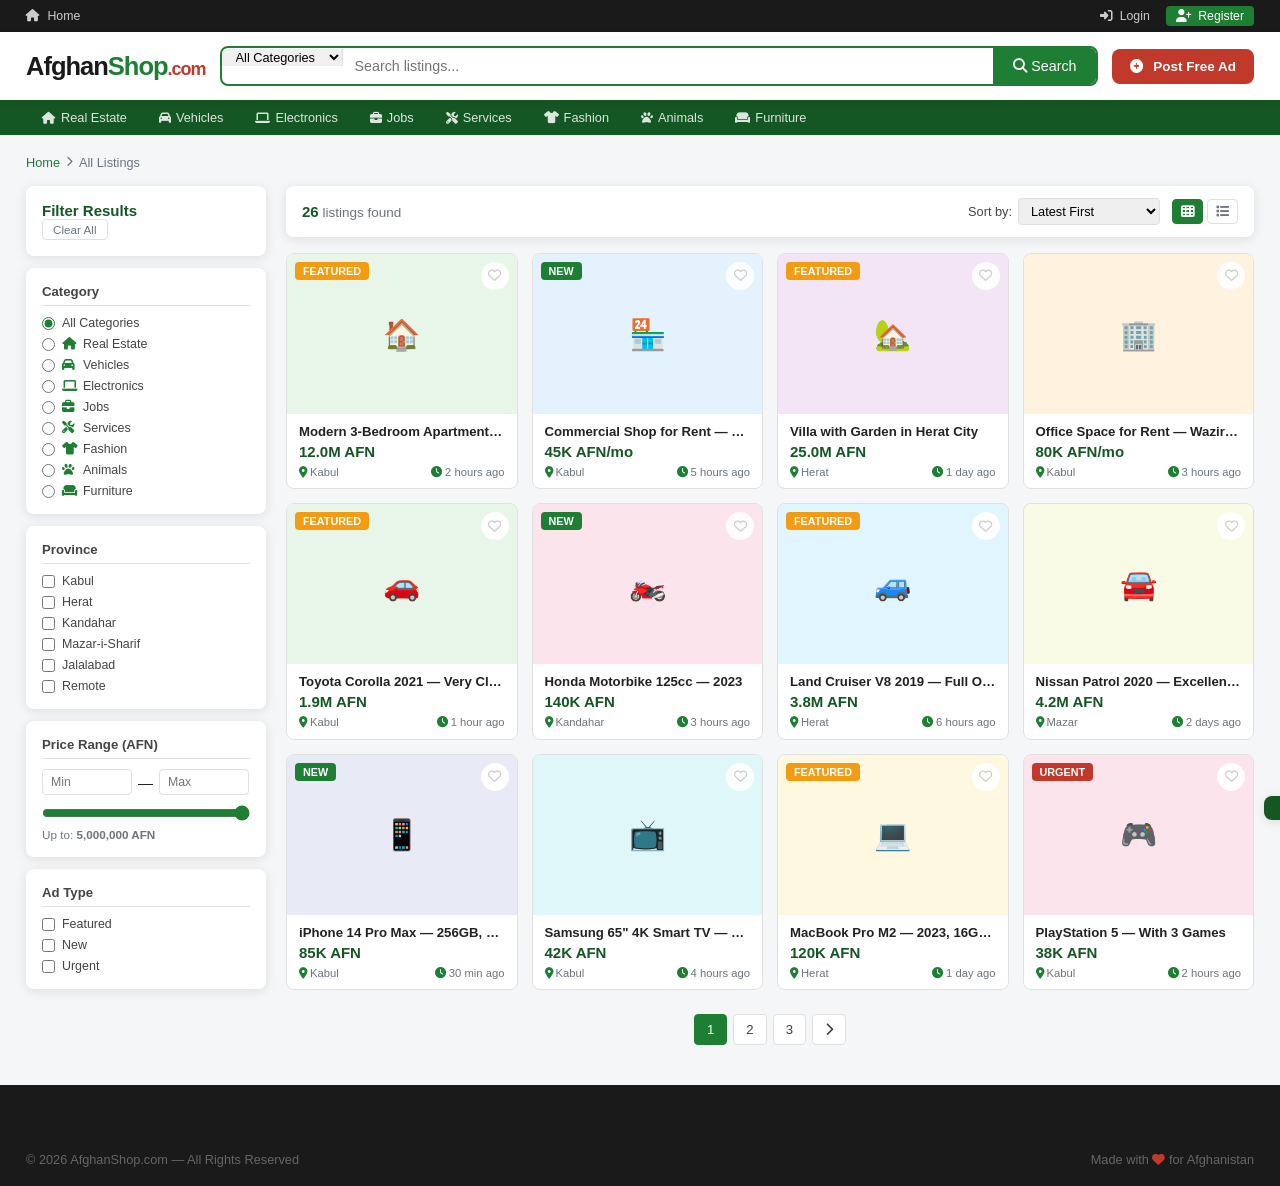
<file: listings.html>
<!DOCTYPE html>
<html lang="en">
<head>
  <meta charset="UTF-8" />
  <meta name="viewport" content="width=device-width, initial-scale=1.0" />
  <title>Listings — AfghanShop</title>
  <link rel="stylesheet" href="style.css" />
  <link rel="stylesheet" href="listings.css" />
  <link rel="stylesheet" href="https://cdnjs.cloudflare.com/ajax/libs/font-awesome/6.5.0/css/all.min.css" />
</head>
<body>

<div class="topbar">
  <div class="container topbar-inner">
    <div class="topbar-left"><a href="index.html"><i class="fas fa-home"></i> Home</a></div>
    <div class="topbar-right">
      <a href="login.html"><i class="fas fa-sign-in-alt"></i> Login</a>
      <a href="register.html" class="btn-register"><i class="fas fa-user-plus"></i> Register</a>
    </div>
  </div>
</div>

<header class="header">
  <div class="container header-inner">
    <a href="index.html" class="logo">
      <span class="logo-afghan">Afghan</span><span class="logo-shop">Shop</span><span class="logo-dot">.com</span>
    </a>
    <div class="search-bar">
      <div class="search-cat">
        <select id="catSelect">
          <option value="">All Categories</option>
          <option value="real-estate">Real Estate</option>
          <option value="vehicles">Vehicles</option>
          <option value="electronics">Electronics</option>
          <option value="jobs">Jobs</option>
          <option value="services">Services</option>
          <option value="fashion">Fashion</option>
          <option value="animals">Animals</option>
          <option value="furniture">Furniture</option>
        </select>
      </div>
      <input type="text" placeholder="Search listings..." class="search-input" id="searchInput" />
      <button class="search-btn" onclick="applyFilters()"><i class="fas fa-search"></i> Search</button>
    </div>
    <a href="index.html" class="btn-post-ad" onclick="openModal()"><i class="fas fa-plus-circle"></i> Post Free Ad</a>
  </div>
</header>

<nav class="cat-nav">
  <div class="container cat-nav-inner">
    <a href="listings.html?cat=real-estate" class="cat-link"><i class="fas fa-home"></i> Real Estate</a>
    <a href="listings.html?cat=vehicles" class="cat-link"><i class="fas fa-car"></i> Vehicles</a>
    <a href="listings.html?cat=electronics" class="cat-link"><i class="fas fa-laptop"></i> Electronics</a>
    <a href="listings.html?cat=jobs" class="cat-link"><i class="fas fa-briefcase"></i> Jobs</a>
    <a href="listings.html?cat=services" class="cat-link"><i class="fas fa-tools"></i> Services</a>
    <a href="listings.html?cat=fashion" class="cat-link"><i class="fas fa-tshirt"></i> Fashion</a>
    <a href="listings.html?cat=animals" class="cat-link"><i class="fas fa-paw"></i> Animals</a>
    <a href="listings.html?cat=furniture" class="cat-link"><i class="fas fa-couch"></i> Furniture</a>
  </div>
</nav>

<div class="listings-page">
  <div class="container">
    <!-- BREADCRUMB -->
    <div class="breadcrumb" id="breadcrumb">
      <a href="index.html">Home</a> <i class="fas fa-chevron-right"></i>
      <span id="breadCat">All Listings</span>
    </div>

    <div class="listings-page-grid">
      <!-- FILTERS SIDEBAR -->
      <aside class="filters-sidebar">
        <div class="filter-box">
          <h3>Filter Results</h3>
          <button class="btn-clear-filters" onclick="clearFilters()">Clear All</button>
        </div>

        <div class="filter-box">
          <h4>Category</h4>
          <div class="filter-options" id="filterCat">
            <label><input type="radio" name="fcat" value="" checked onchange="applyFilters()"> All Categories</label>
            <label><input type="radio" name="fcat" value="real-estate" onchange="applyFilters()"> <i class="fas fa-home"></i> Real Estate</label>
            <label><input type="radio" name="fcat" value="vehicles" onchange="applyFilters()"> <i class="fas fa-car"></i> Vehicles</label>
            <label><input type="radio" name="fcat" value="electronics" onchange="applyFilters()"> <i class="fas fa-laptop"></i> Electronics</label>
            <label><input type="radio" name="fcat" value="jobs" onchange="applyFilters()"> <i class="fas fa-briefcase"></i> Jobs</label>
            <label><input type="radio" name="fcat" value="services" onchange="applyFilters()"> <i class="fas fa-tools"></i> Services</label>
            <label><input type="radio" name="fcat" value="fashion" onchange="applyFilters()"> <i class="fas fa-tshirt"></i> Fashion</label>
            <label><input type="radio" name="fcat" value="animals" onchange="applyFilters()"> <i class="fas fa-paw"></i> Animals</label>
            <label><input type="radio" name="fcat" value="furniture" onchange="applyFilters()"> <i class="fas fa-couch"></i> Furniture</label>
          </div>
        </div>

        <div class="filter-box">
          <h4>Province</h4>
          <div class="filter-options">
            <label><input type="checkbox" value="Kabul" onchange="applyFilters()"> Kabul</label>
            <label><input type="checkbox" value="Herat" onchange="applyFilters()"> Herat</label>
            <label><input type="checkbox" value="Kandahar" onchange="applyFilters()"> Kandahar</label>
            <label><input type="checkbox" value="Mazar" onchange="applyFilters()"> Mazar-i-Sharif</label>
            <label><input type="checkbox" value="Jalalabad" onchange="applyFilters()"> Jalalabad</label>
            <label><input type="checkbox" value="Remote" onchange="applyFilters()"> Remote</label>
          </div>
        </div>

        <div class="filter-box">
          <h4>Price Range (AFN)</h4>
          <div class="price-inputs">
            <input type="number" id="minPrice" placeholder="Min" onchange="applyFilters()" />
            <span>—</span>
            <input type="number" id="maxPrice" placeholder="Max" onchange="applyFilters()" />
          </div>
          <input type="range" id="priceRange" min="0" max="5000000" step="50000" value="5000000" oninput="updateRange(this)" />
          <div class="range-label">Up to: <strong id="rangeVal">5,000,000 AFN</strong></div>
        </div>

        <div class="filter-box">
          <h4>Ad Type</h4>
          <div class="filter-options">
            <label><input type="checkbox" value="featured" onchange="applyFilters()"> Featured</label>
            <label><input type="checkbox" value="new" onchange="applyFilters()"> New</label>
            <label><input type="checkbox" value="urgent" onchange="applyFilters()"> Urgent</label>
          </div>
        </div>
      </aside>

      <!-- RESULTS -->
      <div class="results-area">
        <div class="results-header">
          <div class="results-count"><strong id="resultCount">0</strong> listings found</div>
          <div class="results-controls">
            <label>Sort by:
              <select id="sortSelect" onchange="applyFilters()">
                <option value="latest">Latest First</option>
                <option value="price-asc">Price: Low to High</option>
                <option value="price-desc">Price: High to Low</option>
                <option value="featured">Featured First</option>
              </select>
            </label>
            <div class="view-toggle">
              <button class="view-btn active" id="gridBtn" onclick="setViewMode('grid')"><i class="fas fa-th"></i></button>
              <button class="view-btn" id="listBtn" onclick="setViewMode('list')"><i class="fas fa-list"></i></button>
            </div>
          </div>
        </div>
        <div class="listings-grid" id="resultsGrid"></div>
        <div class="no-results" id="noResults" style="display:none">
          <i class="fas fa-search fa-3x"></i>
          <p>No listings found matching your criteria.</p>
          <button onclick="clearFilters()">Clear Filters</button>
        </div>
        <!-- PAGINATION -->
        <div class="pagination" id="pagination"></div>
      </div>
    </div>
  </div>
</div>

<footer class="footer">
  <div class="footer-bottom" style="border-top:none;">
    <div class="container">
      <p>© 2026 AfghanShop.com — All Rights Reserved</p>
      <p>Made with <i class="fas fa-heart" style="color:#c0392b"></i> for Afghanistan</p>
    </div>
  </div>
</footer>

<button class="back-to-top" id="backToTop" onclick="window.scrollTo({top:0,behavior:'smooth'})"><i class="fas fa-arrow-up"></i></button>
<div class="toast" id="globalToast"></div>

<script src="app.js"></script>
<script src="listings.js"></script>
</body>
</html>
</file>
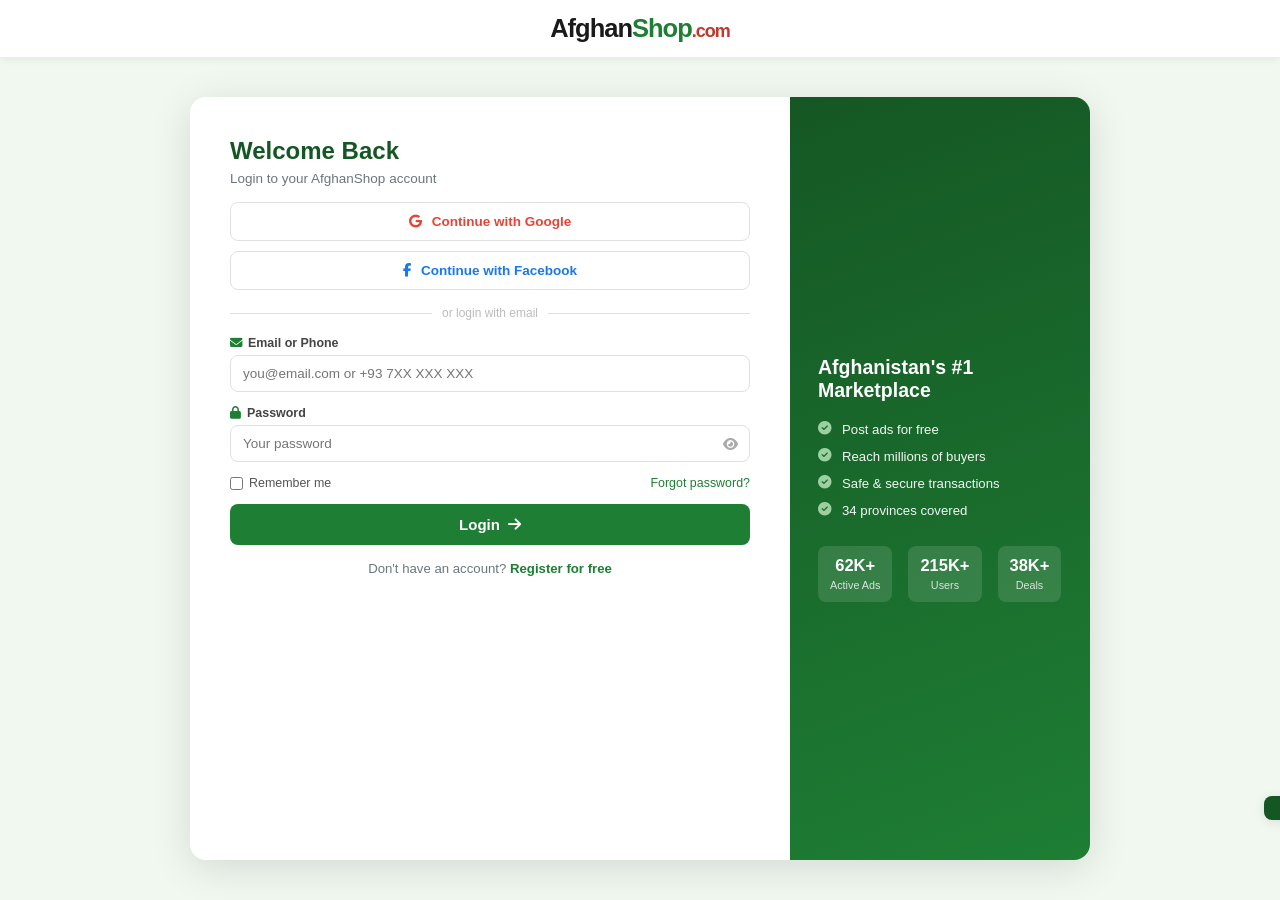
<file: login.html>
<!DOCTYPE html>
<html lang="en">
<head>
  <meta charset="UTF-8" />
  <meta name="viewport" content="width=device-width, initial-scale=1.0" />
  <title>Login — AfghanShop</title>
  <link rel="stylesheet" href="style.css" />
  <link rel="stylesheet" href="auth.css" />
  <link rel="stylesheet" href="https://cdnjs.cloudflare.com/ajax/libs/font-awesome/6.5.0/css/all.min.css" />
</head>
<body class="auth-body">

<div class="auth-header">
  <a href="index.html" class="logo">
    <span class="logo-afghan">Afghan</span><span class="logo-shop">Shop</span><span class="logo-dot">.com</span>
  </a>
</div>

<div class="auth-container">
  <div class="auth-card">
    <h1>Welcome Back</h1>
    <p class="auth-sub">Login to your AfghanShop account</p>

    <div class="social-auth">
      <button class="social-btn google"><i class="fab fa-google"></i> Continue with Google</button>
      <button class="social-btn facebook"><i class="fab fa-facebook-f"></i> Continue with Facebook</button>
    </div>
    <div class="auth-divider"><span>or login with email</span></div>

    <form class="auth-form" onsubmit="handleLogin(event)">
      <div class="form-group">
        <label><i class="fas fa-envelope"></i> Email or Phone</label>
        <input type="text" placeholder="you@email.com or +93 7XX XXX XXX" required />
      </div>
      <div class="form-group">
        <label><i class="fas fa-lock"></i> Password</label>
        <div class="input-pw">
          <input type="password" id="pwInput" placeholder="Your password" required />
          <button type="button" class="toggle-pw" onclick="togglePw()"><i class="fas fa-eye" id="eyeIcon"></i></button>
        </div>
      </div>
      <div class="form-row">
        <label class="check-label"><input type="checkbox" /> Remember me</label>
        <a href="#" class="forgot-link">Forgot password?</a>
      </div>
      <button type="submit" class="btn-auth">Login <i class="fas fa-arrow-right"></i></button>
    </form>

    <p class="auth-switch">Don't have an account? <a href="register.html">Register for free</a></p>
  </div>

  <div class="auth-side">
    <div class="auth-side-content">
      <h2>Afghanistan's #1 Marketplace</h2>
      <ul class="auth-benefits">
        <li><i class="fas fa-check-circle"></i> Post ads for free</li>
        <li><i class="fas fa-check-circle"></i> Reach millions of buyers</li>
        <li><i class="fas fa-check-circle"></i> Safe & secure transactions</li>
        <li><i class="fas fa-check-circle"></i> 34 provinces covered</li>
      </ul>
      <div class="auth-stat-row">
        <div><strong>62K+</strong><span>Active Ads</span></div>
        <div><strong>215K+</strong><span>Users</span></div>
        <div><strong>38K+</strong><span>Deals</span></div>
      </div>
    </div>
  </div>
</div>

<div class="toast" id="globalToast"></div>
<script>
function handleLogin(e) {
  e.preventDefault();
  const t = document.getElementById('globalToast');
  t.textContent = 'Login successful! Redirecting...';
  t.classList.add('show');
  setTimeout(() => { t.classList.remove('show'); window.location.href = 'index.html'; }, 2000);
}
function togglePw() {
  const inp = document.getElementById('pwInput');
  const ico = document.getElementById('eyeIcon');
  if (inp.type === 'password') { inp.type = 'text'; ico.className = 'fas fa-eye-slash'; }
  else { inp.type = 'password'; ico.className = 'fas fa-eye'; }
}
document.querySelectorAll('.social-btn').forEach(b => b.addEventListener('click', () => {
  const t = document.getElementById('globalToast');
  t.textContent = 'Social login coming soon!';
  t.classList.add('show');
  setTimeout(() => t.classList.remove('show'), 2000);
}));
</script>
</body>
</html>
</file>
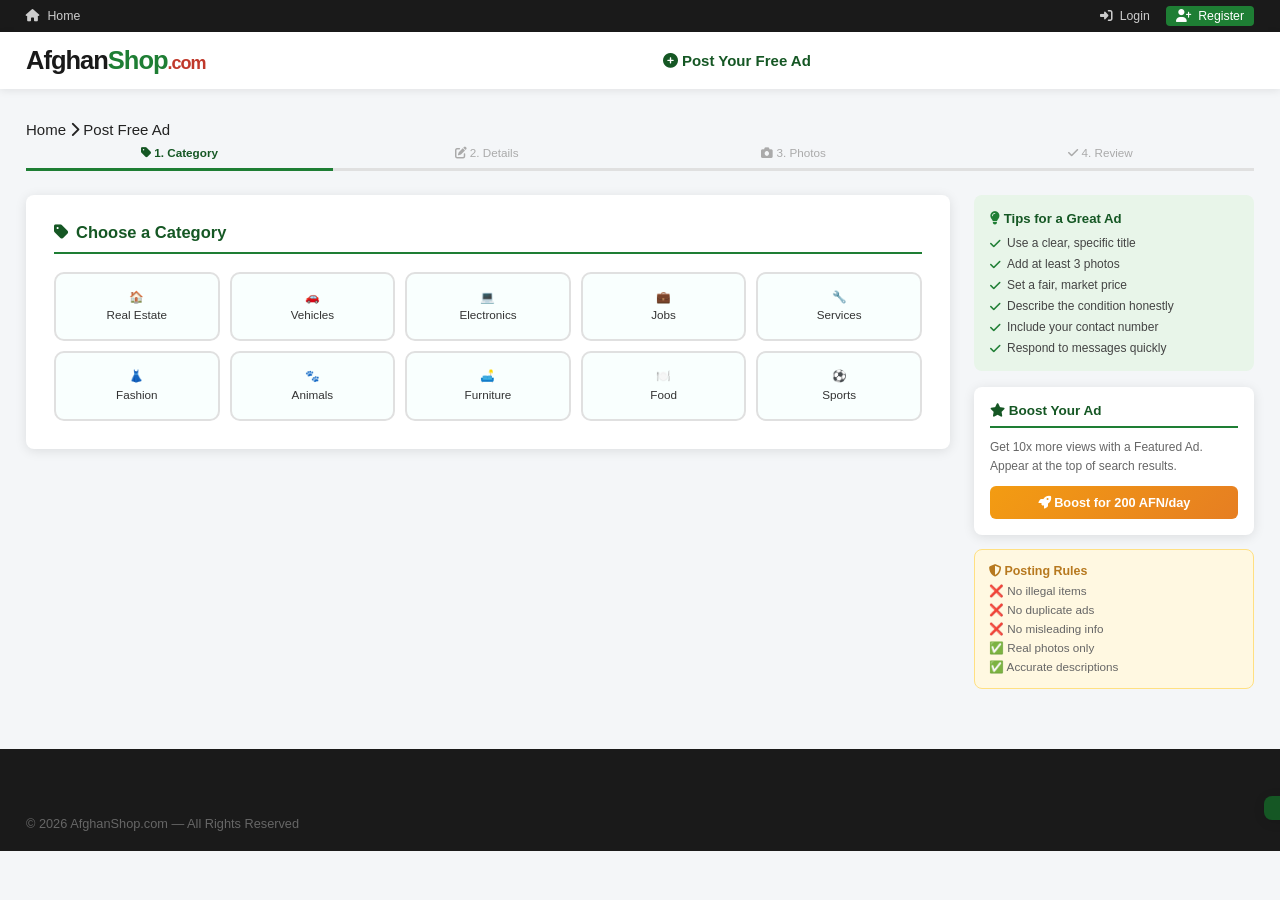
<file: post-ad.html>
<!DOCTYPE html>
<html lang="en">
<head>
  <meta charset="UTF-8" />
  <meta name="viewport" content="width=device-width, initial-scale=1.0" />
  <title>Post Free Ad — AfghanShop</title>
  <link rel="stylesheet" href="style.css" />
  <link rel="stylesheet" href="auth.css" />
  <link rel="stylesheet" href="https://cdnjs.cloudflare.com/ajax/libs/font-awesome/6.5.0/css/all.min.css" />
</head>
<body>

<div class="topbar">
  <div class="container topbar-inner">
    <div class="topbar-left"><a href="index.html"><i class="fas fa-home"></i> Home</a></div>
    <div class="topbar-right">
      <a href="login.html"><i class="fas fa-sign-in-alt"></i> Login</a>
      <a href="register.html" class="btn-register"><i class="fas fa-user-plus"></i> Register</a>
    </div>
  </div>
</div>

<header class="header">
  <div class="container header-inner">
    <a href="index.html" class="logo">
      <span class="logo-afghan">Afghan</span><span class="logo-shop">Shop</span><span class="logo-dot">.com</span>
    </a>
    <div style="flex:1;text-align:center;font-size:1rem;font-weight:700;color:var(--green-dark);">
      <i class="fas fa-plus-circle"></i> Post Your Free Ad
    </div>
  </div>
</header>

<div class="post-ad-page">
  <div class="container">

    <div class="breadcrumb">
      <a href="index.html">Home</a>
      <i class="fas fa-chevron-right"></i>
      <span>Post Free Ad</span>
    </div>

    <!-- STEP INDICATOR -->
    <div class="step-indicator" id="stepIndicator">
      <div class="step-ind active" id="step-ind-1"><i class="fas fa-tag"></i> 1. Category</div>
      <div class="step-ind" id="step-ind-2"><i class="fas fa-edit"></i> 2. Details</div>
      <div class="step-ind" id="step-ind-3"><i class="fas fa-camera"></i> 3. Photos</div>
      <div class="step-ind" id="step-ind-4"><i class="fas fa-check"></i> 4. Review</div>
    </div>

    <div class="post-ad-grid">
      <div>

        <!-- STEP 1: CATEGORY -->
        <div class="post-ad-card" id="stepCard1">
          <h2><i class="fas fa-tag"></i> Choose a Category</h2>
          <div class="cat-picker" id="catPicker">
            <button class="cat-pick-btn" onclick="pickCat('Real Estate','🏠')">🏠<br>Real Estate</button>
            <button class="cat-pick-btn" onclick="pickCat('Vehicles','🚗')">🚗<br>Vehicles</button>
            <button class="cat-pick-btn" onclick="pickCat('Electronics','💻')">💻<br>Electronics</button>
            <button class="cat-pick-btn" onclick="pickCat('Jobs','💼')">💼<br>Jobs</button>
            <button class="cat-pick-btn" onclick="pickCat('Services','🔧')">🔧<br>Services</button>
            <button class="cat-pick-btn" onclick="pickCat('Fashion','👗')">👗<br>Fashion</button>
            <button class="cat-pick-btn" onclick="pickCat('Animals','🐾')">🐾<br>Animals</button>
            <button class="cat-pick-btn" onclick="pickCat('Furniture','🛋️')">🛋️<br>Furniture</button>
            <button class="cat-pick-btn" onclick="pickCat('Food & Drinks','🍽️')">🍽️<br>Food</button>
            <button class="cat-pick-btn" onclick="pickCat('Sports','⚽')">⚽<br>Sports</button>
          </div>
        </div>

        <!-- STEP 2: DETAILS -->
        <div class="post-ad-card" id="stepCard2" style="display:none">
          <h2><i class="fas fa-edit"></i> Ad Details</h2>
          <form id="adForm" class="auth-form" style="gap:16px;">
            <div class="form-group">
              <label><i class="fas fa-tag"></i> Category</label>
              <input type="text" id="adCat" readonly style="background:#f5f5f5;cursor:default;" />
            </div>
            <div class="form-group">
              <label><i class="fas fa-heading"></i> Ad Title <small style="color:#aaa">(be specific)</small></label>
              <input type="text" id="adTitle" placeholder="e.g. iPhone 14 Pro 256GB — Like New" required maxlength="100" oninput="updateCharCount(this,100,'titleCount')" />
              <small style="color:#aaa;text-align:right;display:block"><span id="titleCount">0</span>/100</small>
            </div>
            <div class="form-row-2">
              <div class="form-group">
                <label><i class="fas fa-money-bill-wave"></i> Price (AFN)</label>
                <input type="number" id="adPrice" placeholder="0 = Free / Contact" min="0" />
              </div>
              <div class="form-group">
                <label><i class="fas fa-exchange-alt"></i> Negotiable?</label>
                <select id="adNegotiable">
                  <option value="yes">Yes, negotiable</option>
                  <option value="no">Fixed price</option>
                  <option value="contact">Contact for price</option>
                </select>
              </div>
            </div>
            <div class="form-row-2">
              <div class="form-group">
                <label><i class="fas fa-map-marker-alt"></i> Province</label>
                <select id="adProvince" required>
                  <option value="">Select province</option>
                  <option>Kabul</option><option>Herat</option><option>Kandahar</option>
                  <option>Mazar-i-Sharif</option><option>Jalalabad</option><option>Kunduz</option>
                  <option>Ghazni</option><option>Bamiyan</option><option>Logar</option><option>Parwan</option>
                </select>
              </div>
              <div class="form-group">
                <label><i class="fas fa-city"></i> District / Area</label>
                <input type="text" id="adArea" placeholder="e.g. Shar-e-Naw" />
              </div>
            </div>
            <div class="form-group">
              <label><i class="fas fa-align-left"></i> Description <small style="color:#aaa">(min 30 chars)</small></label>
              <textarea id="adDesc" rows="5" placeholder="Describe your item in detail — condition, features, reason for selling..." required minlength="30" maxlength="2000" oninput="updateCharCount(this,2000,'descCount')"></textarea>
              <small style="color:#aaa;text-align:right;display:block"><span id="descCount">0</span>/2000</small>
            </div>
            <div class="form-group">
              <label><i class="fas fa-phone"></i> Contact Phone</label>
              <input type="tel" id="adPhone" placeholder="+93 7XX XXX XXX" required />
            </div>
            <div class="form-group">
              <label><i class="fas fa-envelope"></i> Contact Email (optional)</label>
              <input type="email" id="adEmail" placeholder="you@email.com" />
            </div>
            <div style="display:flex;gap:10px;margin-top:4px;">
              <button type="button" class="btn-share" style="flex:1" onclick="goStep(1)"><i class="fas fa-arrow-left"></i> Back</button>
              <button type="button" class="btn-auth" style="flex:2" onclick="goStep(3)">Next: Add Photos <i class="fas fa-arrow-right"></i></button>
            </div>
          </form>
        </div>

        <!-- STEP 3: PHOTOS -->
        <div class="post-ad-card" id="stepCard3" style="display:none">
          <h2><i class="fas fa-camera"></i> Add Photos</h2>
          <p style="font-size:.85rem;color:#666;margin-bottom:16px;">Good photos get 5x more responses. Add up to 8 photos.</p>
          <div class="img-upload-area" onclick="document.getElementById('fileInput').click()">
            <i class="fas fa-cloud-upload-alt"></i>
            <p>Click to upload photos</p>
            <small>JPG, PNG — max 5MB each — up to 8 photos</small>
          </div>
          <input type="file" id="fileInput" multiple accept="image/*" style="display:none" onchange="previewImages(this)" />
          <div class="img-previews" id="imgPreviews" style="display:flex;gap:10px;flex-wrap:wrap;margin-top:14px;"></div>
          <div style="display:flex;gap:10px;margin-top:20px;">
            <button type="button" class="btn-share" style="flex:1" onclick="goStep(2)"><i class="fas fa-arrow-left"></i> Back</button>
            <button type="button" class="btn-auth" style="flex:2" onclick="goStep(4)">Next: Review Ad <i class="fas fa-arrow-right"></i></button>
          </div>
        </div>

        <!-- STEP 4: REVIEW -->
        <div class="post-ad-card" id="stepCard4" style="display:none">
          <h2><i class="fas fa-check-circle"></i> Review & Submit</h2>
          <div id="reviewBox" style="background:#f9fffe;border:1px solid #c8e6c9;border-radius:8px;padding:18px;margin-bottom:20px;font-size:.88rem;line-height:2;"></div>
          <label class="check-label" style="margin-bottom:14px;font-size:.85rem;">
            <input type="checkbox" id="agreeTerms" />
            I confirm this ad is accurate and I agree to AfghanShop's <a href="#" style="color:var(--green)">Terms of Use</a>
          </label>
          <div style="display:flex;gap:10px;">
            <button type="button" class="btn-share" style="flex:1" onclick="goStep(3)"><i class="fas fa-arrow-left"></i> Back</button>
            <button type="button" class="btn-auth" style="flex:2;background:var(--green)" onclick="submitAd()"><i class="fas fa-paper-plane"></i> Post Ad for Free</button>
          </div>
        </div>

        <!-- SUCCESS -->
        <div class="post-ad-card" id="stepCardSuccess" style="display:none;text-align:center;padding:48px 28px;">
          <div style="font-size:4rem;margin-bottom:16px;">🎉</div>
          <h2 style="color:var(--green-dark);border:none;margin-bottom:8px;">Ad Posted Successfully!</h2>
          <p style="color:#555;margin-bottom:24px;">Your ad is under review and will be live within a few minutes.</p>
          <div style="display:flex;gap:12px;justify-content:center;flex-wrap:wrap;">
            <a href="index.html" class="btn-auth" style="text-decoration:none;display:inline-flex;align-items:center;gap:6px;"><i class="fas fa-home"></i> Go to Home</a>
            <a href="post-ad.html" class="btn-share" style="display:inline-flex;align-items:center;gap:6px;"><i class="fas fa-plus"></i> Post Another Ad</a>
          </div>
        </div>

      </div>

      <!-- TIPS SIDEBAR -->
      <div>
        <div class="tips-card" style="margin-bottom:16px;">
          <h4><i class="fas fa-lightbulb" style="color:var(--green)"></i> Tips for a Great Ad</h4>
          <ul>
            <li><i class="fas fa-check"></i> Use a clear, specific title</li>
            <li><i class="fas fa-check"></i> Add at least 3 photos</li>
            <li><i class="fas fa-check"></i> Set a fair, market price</li>
            <li><i class="fas fa-check"></i> Describe the condition honestly</li>
            <li><i class="fas fa-check"></i> Include your contact number</li>
            <li><i class="fas fa-check"></i> Respond to messages quickly</li>
          </ul>
        </div>

        <div class="sidebar-box" style="background:#fff;border-radius:var(--radius);box-shadow:var(--shadow);padding:16px;">
          <h3 style="font-size:.9rem;font-weight:700;color:var(--green-dark);margin-bottom:10px;"><i class="fas fa-star"></i> Boost Your Ad</h3>
          <p style="font-size:.8rem;color:#666;line-height:1.6;margin-bottom:10px;">Get 10x more views with a Featured Ad. Appear at the top of search results.</p>
          <button style="width:100%;background:linear-gradient(135deg,#f39c12,#e67e22);color:#fff;border:none;border-radius:6px;padding:9px;font-size:.85rem;font-weight:700;cursor:pointer;">
            <i class="fas fa-rocket"></i> Boost for 200 AFN/day
          </button>
        </div>

        <div style="background:#fff8e1;border:1px solid #ffe082;border-radius:var(--radius);padding:14px;margin-top:14px;">
          <h4 style="font-size:.83rem;font-weight:700;color:#b7791f;margin-bottom:6px;"><i class="fas fa-shield-alt"></i> Posting Rules</h4>
          <ul style="list-style:none;font-size:.78rem;color:#666;display:flex;flex-direction:column;gap:5px;">
            <li>❌ No illegal items</li>
            <li>❌ No duplicate ads</li>
            <li>❌ No misleading info</li>
            <li>✅ Real photos only</li>
            <li>✅ Accurate descriptions</li>
          </ul>
        </div>
      </div>
    </div>
  </div>
</div>

<footer class="footer">
  <div class="footer-bottom" style="border-top:none;">
    <div class="container">
      <p>© 2026 AfghanShop.com — All Rights Reserved</p>
    </div>
  </div>
</footer>

<div class="toast" id="globalToast"></div>

<style>
.cat-picker { display: grid; grid-template-columns: repeat(5, 1fr); gap: 10px; }
.cat-pick-btn { background: #f9fffe; border: 2px solid var(--border); border-radius: 10px; padding: 14px 8px; font-size: .78rem; cursor: pointer; text-align: center; line-height: 1.6; transition: all .2s; color: #333; }
.cat-pick-btn:hover, .cat-pick-btn.selected { border-color: var(--green); background: #e8f5e9; color: var(--green-dark); font-weight: 700; }
.img-preview-thumb { width: 80px; height: 70px; border-radius: 8px; overflow: hidden; position: relative; border: 2px solid var(--border); }
.img-preview-thumb img { width: 100%; height: 100%; object-fit: cover; }
.img-preview-thumb .rm { position: absolute; top: 2px; right: 2px; background: rgba(0,0,0,.6); color: #fff; border: none; border-radius: 50%; width: 18px; height: 18px; font-size: .65rem; cursor: pointer; display: flex; align-items: center; justify-content: center; }
@media (max-width: 480px) { .cat-picker { grid-template-columns: repeat(3, 1fr); } }
</style>

<script>
let currentStep = 1;
let selectedCat = '';

function goStep(n) {
  document.getElementById('stepCard' + currentStep).style.display = 'none';
  if (n === 4) fillReview();
  currentStep = n;
  document.getElementById('stepCard' + n).style.display = 'block';
  document.querySelectorAll('.step-ind').forEach((el, i) => el.classList.toggle('active', i < n));
  window.scrollTo({ top: 0, behavior: 'smooth' });
}

function pickCat(name, icon) {
  selectedCat = name;
  document.querySelectorAll('.cat-pick-btn').forEach(b => b.classList.remove('selected'));
  event.currentTarget.classList.add('selected');
  setTimeout(() => {
    document.getElementById('adCat').value = icon + ' ' + name;
    goStep(2);
  }, 200);
}

function updateCharCount(el, max, countId) {
  document.getElementById(countId).textContent = el.value.length;
}

function previewImages(input) {
  const container = document.getElementById('imgPreviews');
  const files = Array.from(input.files).slice(0, 8);
  files.forEach((file, i) => {
    const reader = new FileReader();
    reader.onload = e => {
      const div = document.createElement('div');
      div.className = 'img-preview-thumb';
      div.innerHTML = `<img src="${e.target.result}" /><button class="rm" onclick="this.parentElement.remove()">×</button>`;
      container.appendChild(div);
    };
    reader.readAsDataURL(file);
  });
}

function fillReview() {
  const title = document.getElementById('adTitle').value || '(not set)';
  const price = document.getElementById('adPrice').value;
  const prov = document.getElementById('adProvince').value || '(not set)';
  const area = document.getElementById('adArea').value;
  const desc = document.getElementById('adDesc').value || '(not set)';
  const phone = document.getElementById('adPhone').value || '(not set)';
  const neg = document.getElementById('adNegotiable').value;
  const priceStr = price ? Number(price).toLocaleString() + ' AFN' + (neg === 'yes' ? ' (negotiable)' : '') : 'Contact for price';
  document.getElementById('reviewBox').innerHTML = `
    <strong>Category:</strong> ${selectedCat || document.getElementById('adCat').value}<br>
    <strong>Title:</strong> ${title}<br>
    <strong>Price:</strong> ${priceStr}<br>
    <strong>Location:</strong> ${prov}${area ? ', ' + area : ''}<br>
    <strong>Phone:</strong> ${phone}<br>
    <strong>Description:</strong> ${desc.substring(0,120)}${desc.length > 120 ? '...' : ''}
  `;
}

function submitAd() {
  if (!document.getElementById('agreeTerms').checked) {
    const t = document.getElementById('globalToast');
    t.textContent = 'Please agree to the Terms of Use first.';
    t.classList.add('show');
    setTimeout(() => t.classList.remove('show'), 2500);
    return;
  }
  document.getElementById('stepCard4').style.display = 'none';
  document.getElementById('stepCardSuccess').style.display = 'block';
  document.querySelectorAll('.step-ind').forEach(el => el.classList.add('active'));
  window.scrollTo({ top: 0, behavior: 'smooth' });
}
</script>
</body>
</html>
</file>
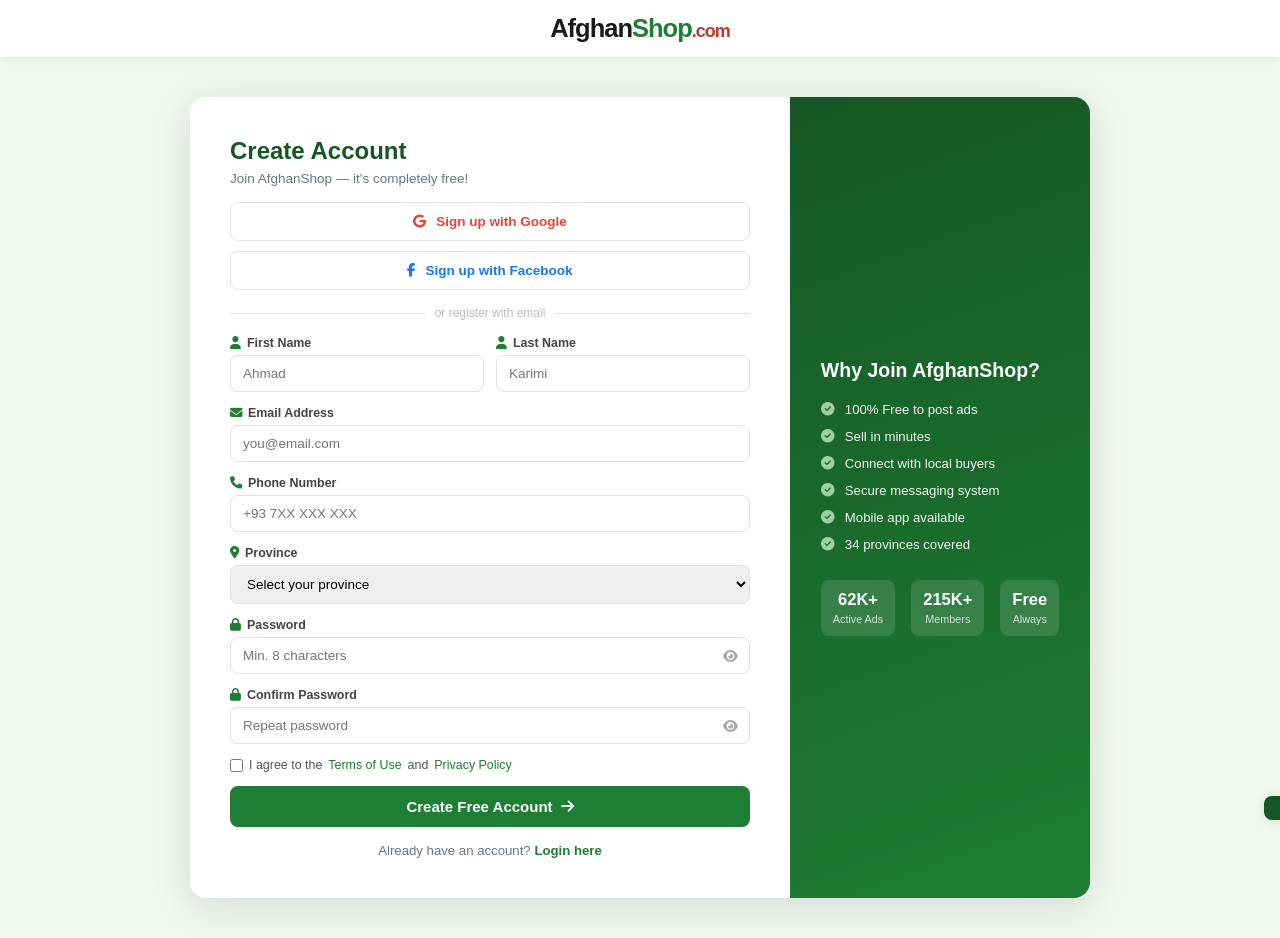
<file: register.html>
<!DOCTYPE html>
<html lang="en">
<head>
  <meta charset="UTF-8" />
  <meta name="viewport" content="width=device-width, initial-scale=1.0" />
  <title>Register — AfghanShop</title>
  <link rel="stylesheet" href="style.css" />
  <link rel="stylesheet" href="auth.css" />
  <link rel="stylesheet" href="https://cdnjs.cloudflare.com/ajax/libs/font-awesome/6.5.0/css/all.min.css" />
</head>
<body class="auth-body">

<div class="auth-header">
  <a href="index.html" class="logo">
    <span class="logo-afghan">Afghan</span><span class="logo-shop">Shop</span><span class="logo-dot">.com</span>
  </a>
</div>

<div class="auth-container">
  <div class="auth-card">
    <h1>Create Account</h1>
    <p class="auth-sub">Join AfghanShop — it's completely free!</p>

    <div class="social-auth">
      <button class="social-btn google"><i class="fab fa-google"></i> Sign up with Google</button>
      <button class="social-btn facebook"><i class="fab fa-facebook-f"></i> Sign up with Facebook</button>
    </div>
    <div class="auth-divider"><span>or register with email</span></div>

    <form class="auth-form" onsubmit="handleRegister(event)">
      <div class="form-row-2" style="display:grid;grid-template-columns:1fr 1fr;gap:12px;">
        <div class="form-group">
          <label><i class="fas fa-user"></i> First Name</label>
          <input type="text" placeholder="Ahmad" required />
        </div>
        <div class="form-group">
          <label><i class="fas fa-user"></i> Last Name</label>
          <input type="text" placeholder="Karimi" required />
        </div>
      </div>
      <div class="form-group">
        <label><i class="fas fa-envelope"></i> Email Address</label>
        <input type="email" placeholder="you@email.com" required />
      </div>
      <div class="form-group">
        <label><i class="fas fa-phone"></i> Phone Number</label>
        <input type="tel" placeholder="+93 7XX XXX XXX" required />
      </div>
      <div class="form-group">
        <label><i class="fas fa-map-marker-alt"></i> Province</label>
        <select required>
          <option value="">Select your province</option>
          <option>Kabul</option><option>Herat</option><option>Kandahar</option>
          <option>Mazar-i-Sharif</option><option>Jalalabad</option><option>Kunduz</option>
          <option>Ghazni</option><option>Bamiyan</option><option>Other</option>
        </select>
      </div>
      <div class="form-group">
        <label><i class="fas fa-lock"></i> Password</label>
        <div class="input-pw">
          <input type="password" id="pw1" placeholder="Min. 8 characters" required minlength="8" />
          <button type="button" class="toggle-pw" onclick="togglePw('pw1','eye1')"><i class="fas fa-eye" id="eye1"></i></button>
        </div>
      </div>
      <div class="form-group">
        <label><i class="fas fa-lock"></i> Confirm Password</label>
        <div class="input-pw">
          <input type="password" id="pw2" placeholder="Repeat password" required />
          <button type="button" class="toggle-pw" onclick="togglePw('pw2','eye2')"><i class="fas fa-eye" id="eye2"></i></button>
        </div>
      </div>
      <label class="check-label" style="font-size:.83rem;color:#555;">
        <input type="checkbox" required />
        I agree to the <a href="#" style="color:var(--green)">Terms of Use</a> and <a href="#" style="color:var(--green)">Privacy Policy</a>
      </label>
      <button type="submit" class="btn-auth">Create Free Account <i class="fas fa-arrow-right"></i></button>
    </form>

    <p class="auth-switch">Already have an account? <a href="login.html">Login here</a></p>
  </div>

  <div class="auth-side">
    <div class="auth-side-content">
      <h2>Why Join AfghanShop?</h2>
      <ul class="auth-benefits">
        <li><i class="fas fa-check-circle"></i> 100% Free to post ads</li>
        <li><i class="fas fa-check-circle"></i> Sell in minutes</li>
        <li><i class="fas fa-check-circle"></i> Connect with local buyers</li>
        <li><i class="fas fa-check-circle"></i> Secure messaging system</li>
        <li><i class="fas fa-check-circle"></i> Mobile app available</li>
        <li><i class="fas fa-check-circle"></i> 34 provinces covered</li>
      </ul>
      <div class="auth-stat-row">
        <div><strong>62K+</strong><span>Active Ads</span></div>
        <div><strong>215K+</strong><span>Members</span></div>
        <div><strong>Free</strong><span>Always</span></div>
      </div>
    </div>
  </div>
</div>

<div class="toast" id="globalToast"></div>
<script>
function handleRegister(e) {
  e.preventDefault();
  const p1 = document.getElementById('pw1').value;
  const p2 = document.getElementById('pw2').value;
  const t = document.getElementById('globalToast');
  if (p1 !== p2) { t.textContent = 'Passwords do not match!'; t.classList.add('show'); setTimeout(() => t.classList.remove('show'), 2500); return; }
  t.textContent = 'Account created! Welcome to AfghanShop 🎉';
  t.classList.add('show');
  setTimeout(() => { t.classList.remove('show'); window.location.href = 'index.html'; }, 2200);
}
function togglePw(id, iconId) {
  const inp = document.getElementById(id);
  const ico = document.getElementById(iconId);
  if (inp.type === 'password') { inp.type = 'text'; ico.className = 'fas fa-eye-slash'; }
  else { inp.type = 'password'; ico.className = 'fas fa-eye'; }
}
document.querySelectorAll('.social-btn').forEach(b => b.addEventListener('click', () => {
  const t = document.getElementById('globalToast');
  t.textContent = 'Social login coming soon!';
  t.classList.add('show');
  setTimeout(() => t.classList.remove('show'), 2000);
}));
</script>
</body>
</html>
</file>
<file: style.css>
/* ===== RESET & BASE ===== */
*, *::before, *::after { box-sizing: border-box; margin: 0; padding: 0; }
html { scroll-behavior: smooth; font-size: 15px; }
body { font-family: 'Segoe UI', Arial, sans-serif; background: #f4f6f8; color: #222; }
a { text-decoration: none; color: inherit; }
img { max-width: 100%; display: block; }
ul { list-style: none; }

/* ===== CSS VARIABLES ===== */
:root {
  --green: #1e7e34;
  --green-dark: #155724;
  --green-light: #28a745;
  --red: #c0392b;
  --black: #1a1a1a;
  --white: #fff;
  --gray: #f4f6f8;
  --border: #e0e0e0;
  --text-muted: #6c757d;
  --shadow: 0 2px 12px rgba(0,0,0,.10);
  --radius: 8px;
}

.container { max-width: 1260px; margin: 0 auto; padding: 0 16px; }

/* ===== TOPBAR ===== */
.topbar { background: var(--black); color: #ccc; font-size: .82rem; padding: 6px 0; }
.topbar-inner { display: flex; justify-content: space-between; align-items: center; flex-wrap: wrap; gap: 6px; }
.topbar-left, .topbar-right { display: flex; align-items: center; gap: 16px; }
.topbar a { color: #ccc; transition: color .2s; }
.topbar a:hover { color: #fff; }
.topbar a i { margin-right: 4px; }
.btn-register { background: var(--green); color: #fff !important; padding: 3px 10px; border-radius: 4px; }
.btn-register:hover { background: var(--green-light) !important; }
.lang-toggle { cursor: pointer; color: #aaa; }
.lang-toggle:hover { color: #fff; }

/* ===== HEADER ===== */
.header { background: var(--white); box-shadow: 0 2px 8px rgba(0,0,0,.08); padding: 14px 0; position: sticky; top: 0; z-index: 100; }
.header-inner { display: flex; align-items: center; gap: 14px; flex-wrap: wrap; }

.logo { font-size: 1.7rem; font-weight: 800; letter-spacing: -1px; }
.logo-afghan { color: var(--black); }
.logo-shop { color: var(--green); }
.logo-dot { color: var(--red); font-size: 1.2rem; }

.search-bar { flex: 1; display: flex; border: 2px solid var(--green); border-radius: var(--radius); overflow: hidden; min-width: 280px; }
.search-cat select { border: none; outline: none; padding: 0 10px; font-size: .85rem; background: #f0f0f0; cursor: pointer; border-right: 1px solid var(--border); }
.search-input { flex: 1; border: none; outline: none; padding: 10px 12px; font-size: .95rem; }
.search-loc { border-left: 1px solid var(--border); }
.search-loc input { border: none; outline: none; padding: 10px 12px; font-size: .85rem; width: 140px; color: var(--text-muted); }
.search-btn { background: var(--green); color: #fff; border: none; padding: 0 20px; font-size: .95rem; cursor: pointer; transition: background .2s; white-space: nowrap; }
.search-btn:hover { background: var(--green-dark); }

.btn-post-ad { background: var(--red); color: #fff; padding: 10px 18px; border-radius: var(--radius); font-weight: 700; font-size: .9rem; white-space: nowrap; transition: background .2s, transform .1s; }
.btn-post-ad:hover { background: #a93226; transform: translateY(-1px); }
.btn-post-ad i { margin-right: 5px; }

/* ===== CATEGORY NAV ===== */
.cat-nav { background: var(--green-dark); }
.cat-nav-inner { display: flex; align-items: center; overflow-x: auto; gap: 0; scrollbar-width: none; }
.cat-nav-inner::-webkit-scrollbar { display: none; }
.cat-link { color: rgba(255,255,255,.85); padding: 10px 16px; font-size: .85rem; white-space: nowrap; transition: background .2s, color .2s; display: flex; align-items: center; gap: 5px; }
.cat-link:hover { background: rgba(255,255,255,.12); color: #fff; }
.cat-link i { font-size: .8rem; }

/* ===== HERO BANNER ===== */
.hero-banner { position: relative; overflow: hidden; height: 320px; }
.hero-slides { height: 100%; position: relative; }
.hero-slide { position: absolute; inset: 0; display: flex; align-items: center; opacity: 0; transition: opacity .6s; }
.hero-slide.active { opacity: 1; }
.hero-content { max-width: 600px; padding: 0 60px; color: #fff; }
.hero-content h2 { font-size: 2rem; font-weight: 800; margin-bottom: 10px; text-shadow: 0 2px 8px rgba(0,0,0,.3); }
.hero-content p { font-size: 1.1rem; margin-bottom: 20px; opacity: .9; }
.btn-hero { background: #fff; color: var(--green-dark); padding: 10px 24px; border-radius: 25px; font-weight: 700; font-size: .95rem; transition: transform .2s, box-shadow .2s; display: inline-block; }
.btn-hero:hover { transform: translateY(-2px); box-shadow: 0 6px 20px rgba(0,0,0,.2); }
.hero-dots { position: absolute; bottom: 16px; left: 50%; transform: translateX(-50%); display: flex; gap: 8px; }
.dot { width: 10px; height: 10px; border-radius: 50%; background: rgba(255,255,255,.5); cursor: pointer; transition: background .3s; }
.dot.active { background: #fff; }

/* ===== STATS BAR ===== */
.stats-bar { background: var(--white); border-bottom: 1px solid var(--border); padding: 14px 0; }
.stats-inner { display: flex; justify-content: space-around; flex-wrap: wrap; gap: 10px; }
.stat { display: flex; align-items: center; gap: 8px; font-size: .9rem; }
.stat i { color: var(--green); font-size: 1.1rem; }
.stat strong { font-size: 1.1rem; color: var(--green-dark); margin-right: 3px; }

/* ===== MAIN GRID ===== */
.main-content { padding: 24px 0; }
.main-grid { display: grid; grid-template-columns: 260px 1fr; gap: 20px; align-items: start; }

/* ===== SIDEBAR ===== */
.sidebar { display: flex; flex-direction: column; gap: 16px; position: sticky; top: 80px; }
.sidebar-box { background: var(--white); border-radius: var(--radius); box-shadow: var(--shadow); padding: 18px; }
.sidebar-box h3 { font-size: 1rem; font-weight: 700; color: var(--green-dark); margin-bottom: 12px; padding-bottom: 8px; border-bottom: 2px solid var(--green); }
.sidebar-cats li a { display: flex; align-items: center; justify-content: space-between; padding: 7px 4px; font-size: .88rem; color: #333; border-bottom: 1px solid #f0f0f0; transition: color .2s, padding-left .2s; }
.sidebar-cats li a:hover { color: var(--green); padding-left: 8px; }
.sidebar-cats li a i { color: var(--green); width: 18px; margin-right: 6px; }
.count { background: #e8f5e9; color: var(--green-dark); font-size: .75rem; padding: 2px 6px; border-radius: 10px; font-weight: 600; }
.province-grid { display: grid; grid-template-columns: 1fr 1fr; gap: 6px; margin-bottom: 10px; }
.province-grid a { background: #f0f8f0; padding: 5px 8px; border-radius: 4px; font-size: .8rem; color: var(--green-dark); text-align: center; transition: background .2s; }
.province-grid a:hover { background: var(--green); color: #fff; }
.see-all-link { color: var(--green); font-size: .82rem; }
.sidebar-ad { text-align: center; min-height: 160px; display: flex; align-items: center; justify-content: center; }
.ad-placeholder { color: #aaa; }
.ad-placeholder i { font-size: 2rem; margin-bottom: 8px; }
.ad-placeholder p { font-weight: 600; }

/* ===== LISTINGS AREA ===== */
.listings-area { display: flex; flex-direction: column; gap: 24px; }
.section { background: var(--white); border-radius: var(--radius); box-shadow: var(--shadow); padding: 20px; }
.section-header { display: flex; align-items: center; gap: 10px; margin-bottom: 16px; flex-wrap: wrap; }
.section-header h2 { font-size: 1.1rem; font-weight: 700; color: var(--green-dark); flex: 1; }
.section-header h2 i { margin-right: 6px; color: var(--green); }
.see-all { color: var(--green); font-size: .85rem; font-weight: 600; white-space: nowrap; }
.see-all:hover { text-decoration: underline; }
.view-toggle { display: flex; gap: 4px; }
.view-btn { background: none; border: 1px solid var(--border); padding: 4px 8px; border-radius: 4px; cursor: pointer; color: var(--text-muted); transition: all .2s; }
.view-btn.active, .view-btn:hover { background: var(--green); color: #fff; border-color: var(--green); }

/* ===== LISTINGS GRID ===== */
.listings-grid { display: grid; grid-template-columns: repeat(auto-fill, minmax(200px, 1fr)); gap: 14px; }
.listings-grid.list-view { grid-template-columns: 1fr; }

/* ===== LISTING CARD ===== */
.card { border: 1px solid var(--border); border-radius: var(--radius); overflow: hidden; background: #fff; transition: transform .2s, box-shadow .2s; cursor: pointer; position: relative; }
.card:hover { transform: translateY(-3px); box-shadow: 0 8px 24px rgba(0,0,0,.12); }
.card-img { height: 160px; overflow: hidden; position: relative; background: #e9ecef; }
.card-img img { width: 100%; height: 100%; object-fit: cover; transition: transform .3s; }
.card:hover .card-img img { transform: scale(1.05); }
.card-badge { position: absolute; top: 8px; left: 8px; padding: 3px 8px; border-radius: 4px; font-size: .72rem; font-weight: 700; text-transform: uppercase; }
.badge-featured { background: #f39c12; color: #fff; }
.badge-new { background: var(--green); color: #fff; }
.badge-urgent { background: var(--red); color: #fff; }
.card-fav { position: absolute; top: 8px; right: 8px; background: rgba(255,255,255,.9); border: none; width: 28px; height: 28px; border-radius: 50%; cursor: pointer; display: flex; align-items: center; justify-content: center; color: #ccc; transition: color .2s; }
.card-fav:hover, .card-fav.active { color: var(--red); }
.card-body { padding: 10px 12px; }
.card-title { font-size: .88rem; font-weight: 600; color: #222; margin-bottom: 4px; white-space: nowrap; overflow: hidden; text-overflow: ellipsis; }
.card-price { font-size: 1rem; font-weight: 800; color: var(--green-dark); margin-bottom: 6px; }
.card-price.free { color: var(--green); }
.card-meta { display: flex; justify-content: space-between; align-items: center; font-size: .75rem; color: var(--text-muted); }
.card-location i, .card-time i { margin-right: 3px; color: var(--green); }

/* List view card */
.list-view .card { display: flex; }
.list-view .card-img { width: 180px; flex-shrink: 0; height: auto; min-height: 120px; }
.list-view .card-body { flex: 1; padding: 14px; display: flex; flex-direction: column; justify-content: space-between; }
.list-view .card-title { white-space: normal; font-size: 1rem; }
.list-view .card-price { font-size: 1.2rem; }

/* ===== IMG PLACEHOLDER COLORS ===== */
.img-ph { width: 100%; height: 100%; display: flex; align-items: center; justify-content: center; font-size: 2rem; }

/* ===== HOW IT WORKS ===== */
.how-it-works { background: var(--white); padding: 48px 0; border-top: 1px solid var(--border); }
.section-title { text-align: center; font-size: 1.5rem; font-weight: 800; color: var(--green-dark); margin-bottom: 32px; }
.steps-grid { display: grid; grid-template-columns: repeat(3, 1fr); gap: 24px; }
.step { text-align: center; padding: 24px; }
.step-icon { width: 70px; height: 70px; background: linear-gradient(135deg, var(--green), var(--green-light)); border-radius: 50%; display: flex; align-items: center; justify-content: center; margin: 0 auto 16px; }
.step-icon i { font-size: 1.8rem; color: #fff; }
.step h3 { font-size: 1.1rem; font-weight: 700; margin-bottom: 8px; color: var(--black); }
.step p { font-size: .88rem; color: var(--text-muted); line-height: 1.6; }

/* ===== APP BANNER ===== */
.app-banner { background: linear-gradient(135deg, var(--green-dark), var(--green)); padding: 48px 0; }
.app-banner-inner { display: flex; align-items: center; justify-content: space-between; gap: 32px; }
.app-text { color: #fff; }
.app-text h2 { font-size: 1.8rem; font-weight: 800; margin-bottom: 10px; }
.app-text p { font-size: 1rem; opacity: .9; margin-bottom: 20px; }
.app-btns { display: flex; gap: 12px; flex-wrap: wrap; }
.app-btn { background: rgba(255,255,255,.15); color: #fff; border: 1px solid rgba(255,255,255,.4); padding: 10px 20px; border-radius: 8px; font-size: .9rem; display: flex; align-items: center; gap: 8px; transition: background .2s; }
.app-btn:hover { background: rgba(255,255,255,.25); }
.app-btn i { font-size: 1.2rem; }

/* Phone mockup */
.phone-mockup { width: 200px; height: 360px; background: #111; border-radius: 28px; padding: 12px; box-shadow: 0 20px 60px rgba(0,0,0,.4); border: 3px solid #333; }
.phone-screen { background: #f4f6f8; border-radius: 18px; height: 100%; padding: 16px 12px; display: flex; flex-direction: column; gap: 10px; }
.phone-logo { font-size: 1rem; font-weight: 800; color: var(--green-dark); }
.phone-logo span { color: var(--red); }
.phone-search-bar { background: #fff; border-radius: 8px; height: 28px; border: 1px solid #ddd; }
.phone-cards { display: flex; flex-direction: column; gap: 8px; flex: 1; }
.phone-card { background: #fff; border-radius: 8px; flex: 1; border: 1px solid #ddd; }

/* ===== FOOTER ===== */
.footer { background: var(--black); color: #aaa; padding: 48px 0 0; }
.footer-grid { display: grid; grid-template-columns: 2fr 1fr 1fr 1fr 1.5fr; gap: 32px; margin-bottom: 32px; }
.footer-logo { font-size: 1.4rem; font-weight: 800; color: #fff; margin-bottom: 10px; }
.footer-logo span { color: var(--green); }
.footer p { font-size: .85rem; line-height: 1.7; }
.social-links { display: flex; gap: 10px; margin-top: 14px; }
.social-links a { width: 34px; height: 34px; background: rgba(255,255,255,.1); border-radius: 50%; display: flex; align-items: center; justify-content: center; color: #aaa; transition: background .2s, color .2s; }
.social-links a:hover { background: var(--green); color: #fff; }
.footer-col h4 { color: #fff; font-size: .95rem; margin-bottom: 14px; font-weight: 700; }
.footer-col ul li { margin-bottom: 8px; }
.footer-col ul li a { font-size: .85rem; color: #888; transition: color .2s; }
.footer-col ul li a:hover { color: var(--green); }
.contact-list li { display: flex; align-items: flex-start; gap: 8px; font-size: .85rem; margin-bottom: 10px; }
.contact-list li i { color: var(--green); margin-top: 2px; }
.footer-bottom { border-top: 1px solid #2a2a2a; padding: 16px 0; }
.footer-bottom .container { display: flex; justify-content: space-between; align-items: center; flex-wrap: wrap; gap: 6px; font-size: .8rem; color: #666; }

/* ===== BACK TO TOP ===== */
.back-to-top { position: fixed; bottom: 24px; right: 24px; width: 44px; height: 44px; background: var(--green); color: #fff; border: none; border-radius: 50%; cursor: pointer; font-size: 1rem; display: none; align-items: center; justify-content: center; box-shadow: 0 4px 14px rgba(0,0,0,.2); transition: background .2s, transform .2s; z-index: 200; }
.back-to-top:hover { background: var(--green-dark); transform: translateY(-2px); }
.back-to-top.visible { display: flex; }

/* ===== MODAL ===== */
.modal-overlay { position: fixed; inset: 0; background: rgba(0,0,0,.6); z-index: 999; display: flex; align-items: center; justify-content: center; padding: 16px; }
.modal { background: #fff; border-radius: 12px; padding: 28px; max-width: 500px; width: 100%; max-height: 90vh; overflow-y: auto; position: relative; }
.modal-close { position: absolute; top: 14px; right: 16px; background: none; border: none; font-size: 1.6rem; cursor: pointer; color: #999; line-height: 1; }
.modal h2 { font-size: 1.2rem; font-weight: 800; color: var(--green-dark); margin-bottom: 20px; }
.post-form { display: flex; flex-direction: column; gap: 12px; }
.post-form label { font-size: .85rem; font-weight: 600; color: #444; margin-bottom: -6px; }
.post-form input, .post-form select, .post-form textarea { border: 1px solid var(--border); border-radius: 6px; padding: 9px 12px; font-size: .9rem; outline: none; transition: border .2s; width: 100%; }
.post-form input:focus, .post-form select:focus, .post-form textarea:focus { border-color: var(--green); }
.btn-submit-ad { background: var(--green); color: #fff; border: none; border-radius: 6px; padding: 12px; font-size: 1rem; font-weight: 700; cursor: pointer; transition: background .2s; }
.btn-submit-ad:hover { background: var(--green-dark); }

/* ===== TOAST ===== */
.toast { position: fixed; bottom: 80px; right: 24px; background: var(--green-dark); color: #fff; padding: 12px 20px; border-radius: 8px; font-size: .9rem; z-index: 9999; transform: translateX(120%); transition: transform .3s; box-shadow: var(--shadow); }
.toast.show { transform: translateX(0); }

/* ===== RESPONSIVE ===== */
@media (max-width: 1024px) {
  .main-grid { grid-template-columns: 220px 1fr; }
  .footer-grid { grid-template-columns: 1fr 1fr 1fr; }
  .steps-grid { grid-template-columns: 1fr; }
}
@media (max-width: 768px) {
  .main-grid { grid-template-columns: 1fr; }
  .sidebar { position: static; }
  .header-inner { gap: 10px; }
  .search-loc { display: none; }
  .hero-content { padding: 0 24px; }
  .hero-content h2 { font-size: 1.3rem; }
  .hero-banner { height: 220px; }
  .footer-grid { grid-template-columns: 1fr 1fr; }
  .app-banner-inner { flex-direction: column; text-align: center; }
  .app-btns { justify-content: center; }
  .phone-mockup { display: none; }
  .listings-grid { grid-template-columns: repeat(auto-fill, minmax(160px, 1fr)); }
}
@media (max-width: 480px) {
  .search-cat { display: none; }
  .btn-post-ad span { display: none; }
  .footer-grid { grid-template-columns: 1fr; }
  .listings-grid { grid-template-columns: 1fr 1fr; }
  .stats-inner { justify-content: flex-start; gap: 16px; }
}
</file>
<file: admin.css>
/* ===== RESET ===== */
*, *::before, *::after { box-sizing: border-box; margin: 0; padding: 0; }
html { font-size: 14px; }
body { font-family: 'Segoe UI', Arial, sans-serif; background: #f0f2f5; color: #222; display: flex; min-height: 100vh; }
a { text-decoration: none; color: inherit; }

/* ===== SIDEBAR ===== */
.sidebar { width: 240px; background: #0d1f0d; color: #ccc; display: flex; flex-direction: column; position: fixed; top: 0; left: 0; height: 100vh; overflow-y: auto; z-index: 200; transition: transform .3s; scrollbar-width: thin; scrollbar-color: #2a4a2a #0d1f0d; }
.sidebar::-webkit-scrollbar { width: 4px; }
.sidebar::-webkit-scrollbar-thumb { background: #2a4a2a; border-radius: 4px; }
.sidebar-logo { padding: 22px 20px 16px; border-bottom: 1px solid #1a3a1a; }
.sidebar-logo span { font-size: 1.3rem; font-weight: 900; color: #fff; }
.sidebar-logo span em { color: #4caf50; font-style: normal; }
.sidebar-logo small { display: block; font-size: .72rem; color: #6a9a6a; letter-spacing: 1px; text-transform: uppercase; margin-top: 2px; }
.sidebar-nav { padding: 12px 0; flex: 1; }
.nav-section { font-size: .68rem; color: #4a6a4a; letter-spacing: 1.5px; text-transform: uppercase; padding: 14px 20px 6px; font-weight: 700; }
.nav-item { display: flex; align-items: center; gap: 10px; padding: 10px 20px; color: #aaa; font-size: .88rem; transition: all .2s; position: relative; cursor: pointer; }
.nav-item:hover { background: rgba(255,255,255,.06); color: #fff; }
.nav-item.active { background: #1e7e34; color: #fff; font-weight: 600; }
.nav-item i { width: 16px; text-align: center; font-size: .9rem; }
.nav-badge { margin-left: auto; background: #2d5a2d; color: #4caf50; font-size: .68rem; padding: 2px 7px; border-radius: 10px; font-weight: 700; }
.nav-badge.red { background: #4a1a1a; color: #e74c3c; }
.nav-item.logout { color: #e74c3c; margin-top: 8px; }
.nav-item.logout:hover { background: rgba(231,76,60,.1); }

/* ===== MAIN ===== */
.main-wrap { margin-left: 240px; flex: 1; display: flex; flex-direction: column; min-height: 100vh; transition: margin .3s; }

/* ===== TOPBAR ===== */
.topbar { background: #fff; padding: 12px 24px; display: flex; align-items: center; gap: 14px; box-shadow: 0 1px 4px rgba(0,0,0,.08); position: sticky; top: 0; z-index: 100; }
.hamburger { background: none; border: none; font-size: 1.1rem; cursor: pointer; color: #555; padding: 4px; display: none; }
.topbar-title { flex: 1; font-size: 1rem; font-weight: 700; color: #333; }
.topbar-right { display: flex; align-items: center; gap: 10px; }
.icon-btn { position: relative; background: #f5f5f5; border: none; width: 36px; height: 36px; border-radius: 50%; cursor: pointer; font-size: .9rem; color: #555; transition: background .2s; }
.icon-btn:hover { background: #e0e0e0; }
.dot-badge { position: absolute; top: 2px; right: 2px; width: 14px; height: 14px; background: #e74c3c; color: #fff; font-size: .6rem; border-radius: 50%; display: flex; align-items: center; justify-content: center; font-weight: 700; }
.admin-avatar { width: 36px; height: 36px; background: #1e7e34; color: #fff; border-radius: 50%; display: flex; align-items: center; justify-content: center; font-weight: 800; font-size: 1rem; }
.admin-info strong { display: block; font-size: .85rem; color: #222; line-height: 1.2; }
.admin-info small { color: #888; font-size: .72rem; }

/* ===== CONTENT ===== */
.content { flex: 1; padding: 24px; }
.page { display: none; }
.page.active { display: block; }
.page-header { display: flex; align-items: center; justify-content: space-between; margin-bottom: 20px; flex-wrap: wrap; gap: 10px; }
.page-header h1 { font-size: 1.3rem; font-weight: 800; color: #1a1a1a; }
.date-badge { background: #e8f5e9; color: #1e7e34; padding: 5px 12px; border-radius: 20px; font-size: .78rem; font-weight: 600; }

/* ===== STAT CARDS ===== */
.stats-grid { display: grid; grid-template-columns: repeat(auto-fill, minmax(200px, 1fr)); gap: 16px; margin-bottom: 20px; }
.stat-card { background: #fff; border-radius: 12px; padding: 18px; display: flex; align-items: center; gap: 14px; box-shadow: 0 2px 8px rgba(0,0,0,.07); border-left: 4px solid transparent; transition: transform .2s, box-shadow .2s; }
.stat-card:hover { transform: translateY(-2px); box-shadow: 0 6px 20px rgba(0,0,0,.1); }
.stat-card.green { border-color: #1e7e34; }
.stat-card.blue { border-color: #2196f3; }
.stat-card.orange { border-color: #f39c12; }
.stat-card.red { border-color: #e74c3c; }
.stat-card.purple { border-color: #9c27b0; }
.stat-card.teal { border-color: #009688; }
.stat-icon { width: 48px; height: 48px; border-radius: 10px; display: flex; align-items: center; justify-content: center; font-size: 1.2rem; flex-shrink: 0; }
.stat-card.green .stat-icon { background: #e8f5e9; color: #1e7e34; }
.stat-card.blue .stat-icon { background: #e3f2fd; color: #2196f3; }
.stat-card.orange .stat-icon { background: #fff3e0; color: #f39c12; }
.stat-card.red .stat-icon { background: #fdecea; color: #e74c3c; }
.stat-card.purple .stat-icon { background: #f3e5f5; color: #9c27b0; }
.stat-card.teal .stat-icon { background: #e0f2f1; color: #009688; }
.stat-num { font-size: 1.4rem; font-weight: 900; color: #1a1a1a; line-height: 1; }
.stat-label { font-size: .75rem; color: #888; margin-top: 3px; }
.stat-change { font-size: .72rem; margin-top: 4px; font-weight: 600; }
.stat-change.up { color: #1e7e34; }
.stat-change.down { color: #e74c3c; }

/* ===== DASH GRID ===== */
.dash-grid { display: grid; grid-template-columns: 1fr 1fr; gap: 16px; margin-bottom: 16px; }
.dash-card { background: #fff; border-radius: 12px; box-shadow: 0 2px 8px rgba(0,0,0,.07); overflow: hidden; }
.dash-card-header { display: flex; align-items: center; justify-content: space-between; padding: 14px 18px; border-bottom: 1px solid #f0f0f0; }
.dash-card-header h3 { font-size: .92rem; font-weight: 700; color: #333; display: flex; align-items: center; gap: 7px; }
.dash-card-header h3 i { color: #1e7e34; }

/* ===== TABLES ===== */
.table-wrap { background: #fff; border-radius: 12px; box-shadow: 0 2px 8px rgba(0,0,0,.07); overflow-x: auto; }
.admin-table { width: 100%; border-collapse: collapse; font-size: .83rem; }
.admin-table thead th { background: #f8f9fa; padding: 10px 14px; text-align: left; font-weight: 700; color: #555; border-bottom: 1px solid #eee; white-space: nowrap; }
.admin-table tbody td { padding: 10px 14px; border-bottom: 1px solid #f5f5f5; vertical-align: middle; }
.admin-table tbody tr:last-child td { border-bottom: none; }
.admin-table tbody tr:hover { background: #fafff8; }
.admin-table.full { min-width: 700px; }

/* ===== STATUS BADGES ===== */
.status-badge { padding: 3px 10px; border-radius: 20px; font-size: .72rem; font-weight: 700; text-transform: uppercase; letter-spacing: .5px; }
.status-badge.active { background: #e8f5e9; color: #1e7e34; }
.status-badge.pending { background: #fff3e0; color: #f39c12; }
.status-badge.rejected { background: #fdecea; color: #e74c3c; }
.status-badge.banned { background: #fdecea; color: #e74c3c; }
.status-badge.featured { background: #fff8e1; color: #f39c12; }

/* ===== ACTION BUTTONS ===== */
.act-btn { border: none; padding: 5px 8px; border-radius: 5px; cursor: pointer; font-size: .78rem; margin-right: 3px; transition: opacity .2s; }
.act-btn:hover { opacity: .8; }
.act-btn.approve { background: #e8f5e9; color: #1e7e34; }
.act-btn.edit { background: #e3f2fd; color: #2196f3; }
.act-btn.del { background: #fdecea; color: #e74c3c; }
.act-btn.ban { background: #fff3e0; color: #f39c12; }
.act-btn.view { background: #f3e5f5; color: #9c27b0; }
.act-btn.reject { background: #fdecea; color: #e74c3c; }

/* ===== BUTTONS ===== */
.btn-sm { background: #e8f5e9; color: #1e7e34; border: none; padding: 5px 12px; border-radius: 6px; cursor: pointer; font-size: .78rem; font-weight: 600; transition: background .2s; }
.btn-sm:hover { background: #c8e6c9; }
.btn-primary { background: #1e7e34; color: #fff; border: none; padding: 9px 18px; border-radius: 8px; cursor: pointer; font-size: .85rem; font-weight: 700; display: flex; align-items: center; gap: 7px; transition: background .2s; }
.btn-primary:hover { background: #155724; }
.btn-success { background: #27ae60; color: #fff; border: none; padding: 9px 18px; border-radius: 8px; cursor: pointer; font-size: .85rem; font-weight: 700; display: flex; align-items: center; gap: 7px; transition: background .2s; }
.btn-success:hover { background: #1e8449; }

/* ===== FILTER BAR ===== */
.filter-bar { display: flex; gap: 10px; margin-bottom: 14px; flex-wrap: wrap; }
.filter-bar .search-in { flex: 1; min-width: 180px; border: 1.5px solid #e0e0e0; border-radius: 8px; padding: 8px 12px; font-size: .85rem; outline: none; }
.filter-bar .search-in:focus { border-color: #1e7e34; }
.filter-bar select { border: 1.5px solid #e0e0e0; border-radius: 8px; padding: 8px 12px; font-size: .85rem; outline: none; background: #fff; cursor: pointer; }

/* ===== TABLE FOOTER ===== */
.table-footer { display: flex; align-items: center; justify-content: space-between; padding: 12px 16px; flex-wrap: wrap; gap: 8px; }
.table-footer span { font-size: .82rem; color: #888; }
.pagination { display: flex; gap: 4px; }
.pg-btn { border: 1px solid #e0e0e0; background: #fff; padding: 5px 10px; border-radius: 5px; cursor: pointer; font-size: .78rem; transition: all .2s; }
.pg-btn:hover, .pg-btn.active { background: #1e7e34; color: #fff; border-color: #1e7e34; }

/* ===== PENDING GRID ===== */
.pending-grid { display: grid; grid-template-columns: repeat(auto-fill, minmax(300px, 1fr)); gap: 16px; }
.pending-card { background: #fff; border-radius: 12px; box-shadow: 0 2px 8px rgba(0,0,0,.07); overflow: hidden; border-top: 3px solid #f39c12; }
.pending-card-img { height: 120px; background: #f0f0f0; display: flex; align-items: center; justify-content: center; font-size: 2.5rem; }
.pending-card-body { padding: 14px; }
.pending-card-title { font-weight: 700; font-size: .9rem; margin-bottom: 4px; }
.pending-card-meta { font-size: .76rem; color: #888; margin-bottom: 12px; }
.pending-card-actions { display: flex; gap: 8px; }
.pending-card-actions button { flex: 1; padding: 7px; border: none; border-radius: 6px; cursor: pointer; font-size: .8rem; font-weight: 700; transition: opacity .2s; }
.pending-card-actions .btn-approve { background: #1e7e34; color: #fff; }
.pending-card-actions .btn-reject { background: #e74c3c; color: #fff; }
.pending-card-actions button:hover { opacity: .85; }

/* ===== CATEGORY MANAGER ===== */
.cat-manager { display: grid; grid-template-columns: repeat(auto-fill, minmax(200px, 1fr)); gap: 14px; }
.cat-manage-card { background: #fff; border-radius: 10px; box-shadow: 0 2px 8px rgba(0,0,0,.07); padding: 16px; display: flex; align-items: center; gap: 12px; }
.cat-manage-icon { width: 42px; height: 42px; border-radius: 10px; display: flex; align-items: center; justify-content: center; font-size: 1.3rem; background: #e8f5e9; }
.cat-manage-info { flex: 1; }
.cat-manage-info strong { display: block; font-size: .88rem; font-weight: 700; }
.cat-manage-info small { color: #888; font-size: .75rem; }
.cat-manage-btns { display: flex; flex-direction: column; gap: 4px; }

/* ===== BANNERS GRID ===== */
.banners-grid { display: grid; grid-template-columns: 1fr 1fr; gap: 16px; }
.banner-card { background: #fff; border-radius: 12px; box-shadow: 0 2px 8px rgba(0,0,0,.07); overflow: hidden; }
.banner-preview { height: 120px; display: flex; align-items: center; justify-content: center; font-size: .9rem; font-weight: 700; color: #fff; }
.banner-footer { padding: 12px 16px; display: flex; align-items: center; justify-content: space-between; }
.banner-footer span { font-size: .82rem; color: #555; }

/* ===== ACTIVITY FEED ===== */
.activity-feed { padding: 8px 18px; max-height: 300px; overflow-y: auto; }
.activity-item { display: flex; align-items: flex-start; gap: 10px; padding: 10px 0; border-bottom: 1px solid #f5f5f5; }
.activity-item:last-child { border: none; }
.a-icon { width: 32px; height: 32px; border-radius: 50%; display: flex; align-items: center; justify-content: center; font-size: .75rem; flex-shrink: 0; }
.a-text { font-size: .8rem; color: #444; line-height: 1.5; }
.a-text strong { color: #1a1a1a; }
.a-time { font-size: .7rem; color: #aaa; white-space: nowrap; margin-left: auto; }

/* ===== CAT CHART ===== */
.cat-chart { padding: 14px 18px; }
.cat-bar-row { margin-bottom: 12px; }
.cat-bar-label { display: flex; justify-content: space-between; font-size: .78rem; color: #555; margin-bottom: 4px; }
.cat-bar-track { background: #f0f0f0; border-radius: 4px; height: 8px; overflow: hidden; }
.cat-bar-fill { height: 100%; border-radius: 4px; background: linear-gradient(90deg, #1e7e34, #4caf50); transition: width .8s ease; }

/* ===== BAR CHART ===== */
.bar-chart { padding: 14px 18px; display: flex; align-items: flex-end; gap: 8px; height: 200px; }
.bar-col { flex: 1; display: flex; flex-direction: column; align-items: center; gap: 4px; height: 100%; justify-content: flex-end; }
.bar-fill { width: 100%; background: linear-gradient(180deg, #1e7e34, #4caf50); border-radius: 4px 4px 0 0; min-height: 4px; transition: height .8s ease; }
.bar-label { font-size: .68rem; color: #888; }
.bar-val { font-size: .7rem; color: #1e7e34; font-weight: 700; }

/* ===== PROVINCE STATS ===== */
.province-stats { padding: 14px 18px; }
.prov-row { display: flex; align-items: center; gap: 10px; margin-bottom: 12px; }
.prov-name { font-size: .82rem; color: #444; width: 90px; flex-shrink: 0; }
.prov-bar { flex: 1; background: #f0f0f0; border-radius: 4px; height: 8px; overflow: hidden; }
.prov-fill { height: 100%; border-radius: 4px; background: linear-gradient(90deg, #2196f3, #64b5f6); transition: width .8s; }
.prov-count { font-size: .75rem; color: #888; width: 50px; text-align: right; }

/* ===== USER CELL ===== */
.user-cell { display: flex; align-items: center; gap: 8px; }
.u-avatar { width: 30px; height: 30px; border-radius: 50%; display: flex; align-items: center; justify-content: center; color: #fff; font-weight: 800; font-size: .8rem; flex-shrink: 0; }
.user-cell strong { display: block; font-size: .82rem; font-weight: 700; }
.user-cell small { font-size: .72rem; color: #888; }

/* ===== BADGE ROLE ===== */
.badge-role { padding: 3px 10px; border-radius: 20px; font-size: .72rem; font-weight: 700; }
.badge-role.super { background: #e8f5e9; color: #1e7e34; }
.badge-role.mod { background: #e3f2fd; color: #2196f3; }

/* ===== SETTINGS ===== */
.settings-grid { display: grid; grid-template-columns: repeat(auto-fill, minmax(320px, 1fr)); gap: 16px; }
.settings-form { padding: 18px; display: flex; flex-direction: column; gap: 14px; }
.sf-group { display: flex; flex-direction: column; gap: 5px; }
.sf-group label { font-size: .78rem; font-weight: 600; color: #555; }
.sf-group input, .sf-group select { border: 1.5px solid #e0e0e0; border-radius: 7px; padding: 8px 12px; font-size: .85rem; outline: none; transition: border .2s; }
.sf-group input:focus, .sf-group select:focus { border-color: #1e7e34; }
.toggle-wrap { display: flex; align-items: center; gap: 10px; }
input[type="checkbox"] { display: none; }
.toggle { width: 40px; height: 22px; background: #ccc; border-radius: 11px; cursor: pointer; position: relative; transition: background .3s; }
.toggle::after { content: ''; position: absolute; width: 18px; height: 18px; border-radius: 50%; background: #fff; top: 2px; left: 2px; transition: left .3s; }
input[type="checkbox"]:checked + .toggle { background: #1e7e34; }
input[type="checkbox"]:checked + .toggle::after { left: 20px; }
.toggle-wrap span { font-size: .82rem; color: #555; }

/* ===== MODAL ===== */
.modal-overlay { position: fixed; inset: 0; background: rgba(0,0,0,.5); z-index: 999; display: flex; align-items: center; justify-content: center; }
.modal-box { background: #fff; border-radius: 14px; padding: 32px; max-width: 380px; width: 90%; text-align: center; box-shadow: 0 20px 60px rgba(0,0,0,.2); }
.modal-icon { font-size: 2.5rem; margin-bottom: 12px; }
.modal-box h3 { font-size: 1.1rem; font-weight: 800; margin-bottom: 8px; }
.modal-box p { font-size: .85rem; color: #666; margin-bottom: 20px; }
.modal-btns { display: flex; gap: 10px; justify-content: center; }
.btn-cancel { background: #f5f5f5; border: none; padding: 9px 20px; border-radius: 8px; cursor: pointer; font-size: .88rem; font-weight: 600; }
.btn-confirm { background: #e74c3c; color: #fff; border: none; padding: 9px 20px; border-radius: 8px; cursor: pointer; font-size: .88rem; font-weight: 700; }

/* ===== TOAST ===== */
.toast { position: fixed; bottom: 24px; right: 24px; background: #1e3a1e; color: #fff; padding: 12px 20px; border-radius: 8px; font-size: .88rem; z-index: 9999; transform: translateX(120%); transition: transform .3s; box-shadow: 0 4px 16px rgba(0,0,0,.2); max-width: 300px; }
.toast.show { transform: translateX(0); }

/* ===== RESPONSIVE ===== */
@media (max-width: 900px) {
  .sidebar { transform: translateX(-100%); }
  .sidebar.open { transform: translateX(0); }
  .main-wrap { margin-left: 0; }
  .hamburger { display: block; }
  .dash-grid { grid-template-columns: 1fr; }
  .banners-grid { grid-template-columns: 1fr; }
}
@media (max-width: 600px) {
  .stats-grid { grid-template-columns: 1fr 1fr; }
  .admin-info { display: none; }
  .content { padding: 14px; }
}
</file>
<file: listing.css>
/* ===== LISTING DETAIL PAGE ===== */
.listing-detail-page { padding: 20px 0 48px; }

.detail-grid {
  display: grid;
  grid-template-columns: 1fr 320px;
  gap: 24px;
  margin-bottom: 32px;
}

/* LEFT COLUMN */
.detail-main { display: flex; flex-direction: column; gap: 16px; }

.detail-gallery { background: #fff; border-radius: var(--radius); box-shadow: var(--shadow); overflow: hidden; }
.gallery-main { position: relative; height: 380px; background: #e9ecef; display: flex; align-items: center; justify-content: center; font-size: 5rem; }
.gallery-main .badge-detail { position: absolute; top: 14px; left: 14px; padding: 5px 12px; border-radius: 5px; font-size: .8rem; font-weight: 700; text-transform: uppercase; }
.gallery-thumbs { display: flex; gap: 8px; padding: 10px; overflow-x: auto; background: #f9f9f9; }
.gallery-thumb { width: 70px; height: 60px; border-radius: 6px; background: #e0e0e0; flex-shrink: 0; cursor: pointer; display: flex; align-items: center; justify-content: center; font-size: 1.5rem; border: 2px solid transparent; transition: border .2s; }
.gallery-thumb:hover, .gallery-thumb.active { border-color: var(--green); }

.detail-info { background: #fff; border-radius: var(--radius); box-shadow: var(--shadow); padding: 20px; }
.detail-title { font-size: 1.3rem; font-weight: 800; color: #1a1a1a; margin-bottom: 8px; }
.detail-price { font-size: 1.8rem; font-weight: 900; color: var(--green-dark); margin-bottom: 12px; }
.detail-meta-row { display: flex; flex-wrap: wrap; gap: 14px; margin-bottom: 16px; padding-bottom: 16px; border-bottom: 1px solid var(--border); }
.detail-meta-item { display: flex; align-items: center; gap: 6px; font-size: .85rem; color: var(--text-muted); }
.detail-meta-item i { color: var(--green); }
.detail-actions { display: flex; gap: 10px; flex-wrap: wrap; }
.btn-fav-detail { background: #fff; border: 2px solid var(--border); color: #666; padding: 9px 18px; border-radius: var(--radius); cursor: pointer; font-size: .88rem; display: flex; align-items: center; gap: 6px; transition: all .2s; }
.btn-fav-detail:hover { border-color: var(--red); color: var(--red); }
.btn-share { background: #f0f0f0; border: none; color: #555; padding: 9px 18px; border-radius: var(--radius); cursor: pointer; font-size: .88rem; display: flex; align-items: center; gap: 6px; transition: background .2s; }
.btn-share:hover { background: #e0e0e0; }
.btn-report { background: none; border: none; color: var(--text-muted); font-size: .8rem; cursor: pointer; padding: 4px; }
.btn-report:hover { color: var(--red); }

.detail-desc { background: #fff; border-radius: var(--radius); box-shadow: var(--shadow); padding: 20px; }
.detail-desc h3 { font-size: 1rem; font-weight: 700; color: var(--green-dark); margin-bottom: 12px; }
.detail-desc p { font-size: .9rem; line-height: 1.8; color: #444; }

.detail-specs { background: #fff; border-radius: var(--radius); box-shadow: var(--shadow); padding: 20px; }
.detail-specs h3 { font-size: 1rem; font-weight: 700; color: var(--green-dark); margin-bottom: 12px; }
.specs-table { width: 100%; border-collapse: collapse; font-size: .88rem; }
.specs-table tr { border-bottom: 1px solid #f0f0f0; }
.specs-table tr:last-child { border: none; }
.specs-table td { padding: 8px 4px; }
.specs-table td:first-child { color: var(--text-muted); width: 40%; }
.specs-table td:last-child { font-weight: 600; color: #222; }

/* RIGHT COLUMN — SELLER CARD */
.detail-sidebar { display: flex; flex-direction: column; gap: 16px; position: sticky; top: 80px; }

.seller-card { background: #fff; border-radius: var(--radius); box-shadow: var(--shadow); padding: 20px; }
.seller-card h3 { font-size: .9rem; font-weight: 700; color: var(--text-muted); text-transform: uppercase; letter-spacing: .5px; margin-bottom: 14px; }
.seller-avatar { width: 56px; height: 56px; border-radius: 50%; background: linear-gradient(135deg, var(--green), var(--green-light)); display: flex; align-items: center; justify-content: center; font-size: 1.5rem; color: #fff; margin-bottom: 10px; }
.seller-name { font-size: 1rem; font-weight: 700; color: #1a1a1a; margin-bottom: 2px; }
.seller-badge { font-size: .75rem; background: #e8f5e9; color: var(--green-dark); padding: 2px 8px; border-radius: 10px; display: inline-block; margin-bottom: 10px; }
.seller-stats { display: flex; gap: 16px; margin-bottom: 16px; }
.seller-stat { text-align: center; }
.seller-stat strong { display: block; font-size: 1rem; font-weight: 800; color: var(--green-dark); }
.seller-stat span { font-size: .75rem; color: var(--text-muted); }
.btn-call { background: var(--green); color: #fff; border: none; width: 100%; padding: 12px; border-radius: var(--radius); font-size: 1rem; font-weight: 700; cursor: pointer; margin-bottom: 8px; transition: background .2s; display: flex; align-items: center; justify-content: center; gap: 8px; }
.btn-call:hover { background: var(--green-dark); }
.btn-message { background: #fff; color: var(--green-dark); border: 2px solid var(--green); width: 100%; padding: 11px; border-radius: var(--radius); font-size: .95rem; font-weight: 700; cursor: pointer; transition: all .2s; display: flex; align-items: center; justify-content: center; gap: 8px; }
.btn-message:hover { background: var(--green); color: #fff; }
.phone-reveal { background: #f0f8f0; border-radius: 6px; padding: 10px; margin-top: 10px; text-align: center; font-size: .9rem; color: var(--green-dark); font-weight: 700; display: none; }

.safety-card { background: #fff8e1; border-radius: var(--radius); border: 1px solid #ffe082; padding: 14px; }
.safety-card h4 { font-size: .85rem; font-weight: 700; color: #b7791f; margin-bottom: 8px; display: flex; align-items: center; gap: 6px; }
.safety-card ul { padding-left: 16px; }
.safety-card ul li { font-size: .78rem; color: #666; margin-bottom: 5px; line-height: 1.5; }

.map-card { background: #fff; border-radius: var(--radius); box-shadow: var(--shadow); overflow: hidden; }
.map-placeholder { height: 160px; background: linear-gradient(135deg, #e8f5e9, #c8e6c9); display: flex; align-items: center; justify-content: center; flex-direction: column; color: var(--green-dark); gap: 6px; font-size: .9rem; }
.map-placeholder i { font-size: 2rem; }

/* RELATED */
.related-section { background: #fff; border-radius: var(--radius); box-shadow: var(--shadow); padding: 20px; }

/* RESPONSIVE */
@media (max-width: 900px) {
  .detail-grid { grid-template-columns: 1fr; }
  .detail-sidebar { position: static; }
}
@media (max-width: 600px) {
  .gallery-main { height: 240px; font-size: 3rem; }
}
</file>
<file: listings.css>
/* ===== LISTINGS PAGE ===== */
.listings-page { padding: 20px 0 40px; }
.breadcrumb { font-size: .85rem; color: var(--text-muted); margin-bottom: 16px; display: flex; align-items: center; gap: 6px; }
.breadcrumb a { color: var(--green); }
.breadcrumb i { font-size: .7rem; }

.listings-page-grid { display: grid; grid-template-columns: 240px 1fr; gap: 20px; align-items: start; }

/* FILTERS */
.filters-sidebar { display: flex; flex-direction: column; gap: 12px; position: sticky; top: 80px; }
.filter-box { background: #fff; border-radius: var(--radius); box-shadow: var(--shadow); padding: 16px; }
.filter-box h3 { font-size: 1rem; font-weight: 700; color: var(--green-dark); display: flex; align-items: center; justify-content: space-between; }
.filter-box h4 { font-size: .88rem; font-weight: 700; color: #444; margin-bottom: 10px; padding-bottom: 6px; border-bottom: 1px solid var(--border); }
.btn-clear-filters { background: none; border: 1px solid var(--border); color: var(--text-muted); font-size: .78rem; padding: 3px 10px; border-radius: 4px; cursor: pointer; transition: all .2s; }
.btn-clear-filters:hover { border-color: var(--red); color: var(--red); }
.filter-options { display: flex; flex-direction: column; gap: 7px; }
.filter-options label { display: flex; align-items: center; gap: 7px; font-size: .83rem; cursor: pointer; color: #444; }
.filter-options label:hover { color: var(--green); }
.filter-options input[type="checkbox"], .filter-options input[type="radio"] { accent-color: var(--green); }
.filter-options i { color: var(--green); width: 14px; }
.price-inputs { display: flex; gap: 6px; align-items: center; margin-bottom: 10px; }
.price-inputs input { border: 1px solid var(--border); border-radius: 4px; padding: 5px 8px; font-size: .82rem; width: 90px; outline: none; }
.price-inputs input:focus { border-color: var(--green); }
input[type="range"] { width: 100%; accent-color: var(--green); }
.range-label { font-size: .78rem; color: var(--text-muted); margin-top: 4px; }

/* RESULTS */
.results-area { display: flex; flex-direction: column; gap: 16px; }
.results-header { display: flex; align-items: center; justify-content: space-between; background: #fff; border-radius: var(--radius); box-shadow: var(--shadow); padding: 12px 16px; flex-wrap: wrap; gap: 10px; }
.results-count { font-size: .9rem; color: var(--text-muted); }
.results-count strong { color: var(--green-dark); font-size: 1rem; }
.results-controls { display: flex; align-items: center; gap: 12px; flex-wrap: wrap; }
.results-controls label { font-size: .85rem; color: #444; display: flex; align-items: center; gap: 6px; }
.results-controls select { border: 1px solid var(--border); border-radius: 4px; padding: 4px 8px; font-size: .85rem; outline: none; }

/* NO RESULTS */
.no-results { text-align: center; padding: 60px 20px; background: #fff; border-radius: var(--radius); box-shadow: var(--shadow); color: var(--text-muted); }
.no-results i { margin-bottom: 16px; display: block; color: #ddd; }
.no-results p { font-size: 1rem; margin-bottom: 16px; }
.no-results button { background: var(--green); color: #fff; border: none; padding: 9px 20px; border-radius: 6px; cursor: pointer; font-size: .9rem; }

/* PAGINATION */
.pagination { display: flex; justify-content: center; gap: 6px; margin-top: 8px; flex-wrap: wrap; }
.page-btn { border: 1px solid var(--border); background: #fff; color: #444; padding: 7px 12px; border-radius: 4px; cursor: pointer; font-size: .88rem; transition: all .2s; }
.page-btn:hover, .page-btn.active { background: var(--green); color: #fff; border-color: var(--green); }
.page-btn.dots { cursor: default; background: none; border: none; }

@media (max-width: 768px) {
  .listings-page-grid { grid-template-columns: 1fr; }
  .filters-sidebar { position: static; }
}
</file>
<file: auth.css>
/* ===== AUTH PAGES ===== */
.auth-body { background: #f0f8f0; min-height: 100vh; display: flex; flex-direction: column; }

.auth-header { background: #fff; padding: 14px 24px; box-shadow: 0 2px 8px rgba(0,0,0,.07); display: flex; align-items: center; justify-content: center; }

.auth-container { flex: 1; display: flex; max-width: 900px; margin: 40px auto; width: 100%; border-radius: 16px; overflow: hidden; box-shadow: 0 8px 40px rgba(0,0,0,.12); }

.auth-card { background: #fff; flex: 1; padding: 40px; display: flex; flex-direction: column; gap: 16px; }
.auth-card h1 { font-size: 1.6rem; font-weight: 800; color: var(--green-dark); }
.auth-sub { color: var(--text-muted); font-size: .9rem; margin-top: -10px; }

.social-auth { display: flex; flex-direction: column; gap: 10px; }
.social-btn { border: 1.5px solid var(--border); background: #fff; padding: 11px; border-radius: 8px; font-size: .9rem; font-weight: 600; cursor: pointer; display: flex; align-items: center; justify-content: center; gap: 10px; transition: background .2s; }
.social-btn.google { color: #ea4335; }
.social-btn.facebook { color: #1877f2; }
.social-btn:hover { background: #f5f5f5; }

.auth-divider { display: flex; align-items: center; gap: 10px; color: #bbb; font-size: .8rem; }
.auth-divider::before, .auth-divider::after { content: ''; flex: 1; height: 1px; background: var(--border); }

.auth-form { display: flex; flex-direction: column; gap: 14px; }
.form-group { display: flex; flex-direction: column; gap: 5px; }
.form-group label { font-size: .83rem; font-weight: 600; color: #444; display: flex; align-items: center; gap: 6px; }
.form-group label i { color: var(--green); }
.form-group input, .form-group select, .form-group textarea {
  border: 1.5px solid var(--border); border-radius: 8px; padding: 10px 12px; font-size: .9rem; outline: none; transition: border .2s; width: 100%;
}
.form-group input:focus, .form-group select:focus, .form-group textarea:focus { border-color: var(--green); }
.input-pw { position: relative; }
.input-pw input { padding-right: 42px; }
.toggle-pw { position: absolute; right: 12px; top: 50%; transform: translateY(-50%); background: none; border: none; cursor: pointer; color: #aaa; }
.form-row { display: flex; justify-content: space-between; align-items: center; flex-wrap: wrap; gap: 6px; }
.check-label { display: flex; align-items: center; gap: 6px; font-size: .83rem; cursor: pointer; color: #555; }
.forgot-link { color: var(--green); font-size: .83rem; }
.btn-auth { background: var(--green); color: #fff; border: none; border-radius: 8px; padding: 12px; font-size: 1rem; font-weight: 700; cursor: pointer; transition: background .2s; display: flex; align-items: center; justify-content: center; gap: 8px; }
.btn-auth:hover { background: var(--green-dark); }

.auth-switch { text-align: center; font-size: .88rem; color: var(--text-muted); }
.auth-switch a { color: var(--green); font-weight: 600; }

/* SIDE PANEL */
.auth-side { background: linear-gradient(160deg, var(--green-dark), var(--green)); width: 300px; flex-shrink: 0; display: flex; align-items: center; justify-content: center; padding: 40px 28px; }
.auth-side-content { color: #fff; }
.auth-side-content h2 { font-size: 1.3rem; font-weight: 800; margin-bottom: 20px; }
.auth-benefits { list-style: none; display: flex; flex-direction: column; gap: 12px; margin-bottom: 28px; }
.auth-benefits li { display: flex; align-items: center; gap: 10px; font-size: .88rem; opacity: .95; }
.auth-benefits i { color: #a5d6a7; font-size: .9rem; }
.auth-stat-row { display: flex; gap: 16px; }
.auth-stat-row div { text-align: center; background: rgba(255,255,255,.12); border-radius: 8px; padding: 10px 12px; }
.auth-stat-row strong { display: block; font-size: 1.1rem; font-weight: 800; }
.auth-stat-row span { font-size: .72rem; opacity: .8; }

/* POST AD PAGE */
.post-ad-page { padding: 32px 0 60px; }
.post-ad-grid { display: grid; grid-template-columns: 1fr 280px; gap: 24px; align-items: start; }
.post-ad-card { background: #fff; border-radius: var(--radius); box-shadow: var(--shadow); padding: 28px; }
.post-ad-card h2 { font-size: 1.1rem; font-weight: 700; color: var(--green-dark); margin-bottom: 18px; padding-bottom: 10px; border-bottom: 2px solid var(--green); display: flex; align-items: center; gap: 8px; }
.form-row-2 { display: grid; grid-template-columns: 1fr 1fr; gap: 14px; }
.img-upload-area { border: 2px dashed #c8e6c9; border-radius: 8px; padding: 32px; text-align: center; cursor: pointer; transition: border .2s, background .2s; color: var(--text-muted); }
.img-upload-area:hover { border-color: var(--green); background: #f0faf0; }
.img-upload-area i { font-size: 2rem; color: var(--green); margin-bottom: 8px; display: block; }
.img-upload-area p { font-size: .9rem; font-weight: 600; }
.img-upload-area small { font-size: .78rem; }
.step-indicator { display: flex; gap: 0; margin-bottom: 24px; }
.step-ind { flex: 1; text-align: center; font-size: .78rem; padding: 8px 4px; color: #aaa; border-bottom: 3px solid #e0e0e0; }
.step-ind.active { color: var(--green-dark); border-color: var(--green); font-weight: 700; }
.tips-card { background: #e8f5e9; border-radius: var(--radius); padding: 16px; }
.tips-card h4 { font-size: .88rem; font-weight: 700; color: var(--green-dark); margin-bottom: 10px; }
.tips-card ul { list-style: none; display: flex; flex-direction: column; gap: 7px; }
.tips-card ul li { font-size: .8rem; color: #444; display: flex; align-items: flex-start; gap: 6px; }
.tips-card ul li i { color: var(--green); margin-top: 2px; }

@media (max-width: 768px) {
  .auth-container { flex-direction: column; margin: 0; border-radius: 0; min-height: 100vh; }
  .auth-side { width: 100%; padding: 28px; }
  .auth-stat-row { justify-content: center; }
  .post-ad-grid { grid-template-columns: 1fr; }
  .form-row-2 { grid-template-columns: 1fr; }
}
</file>
